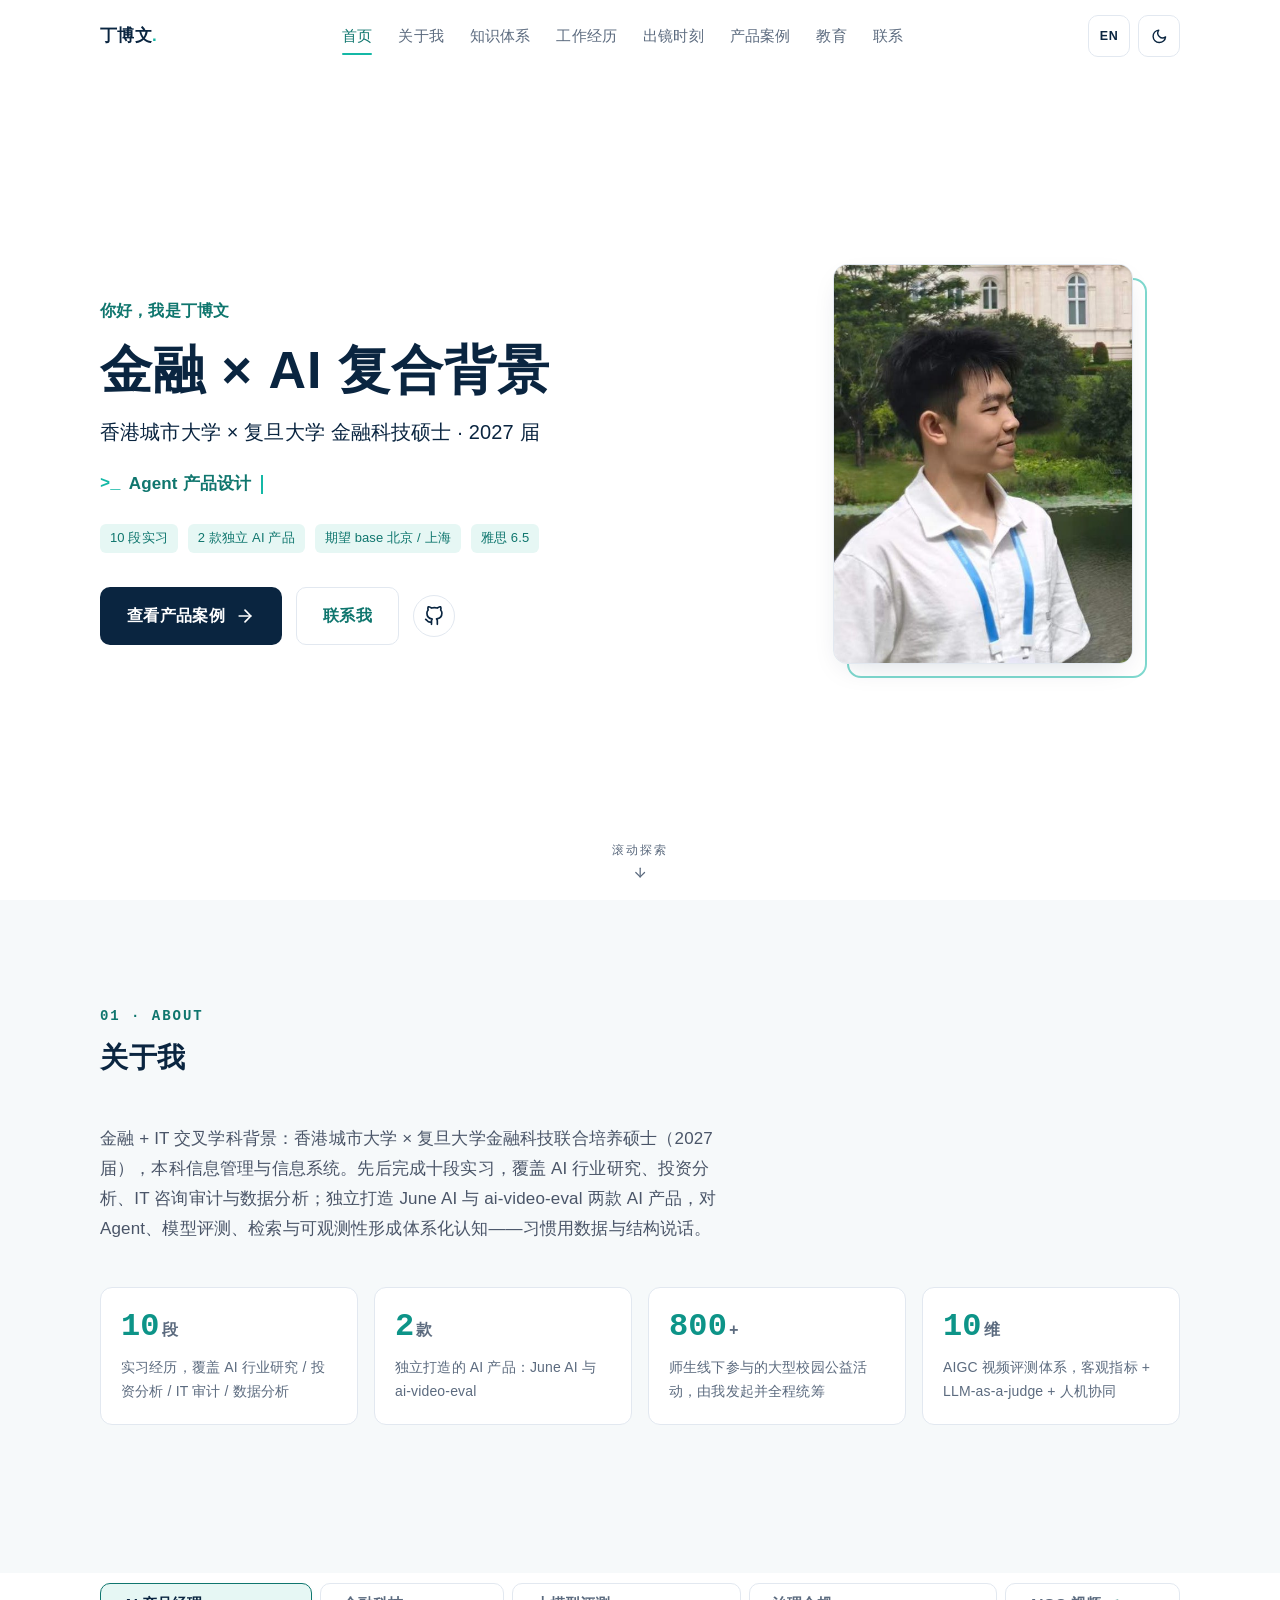
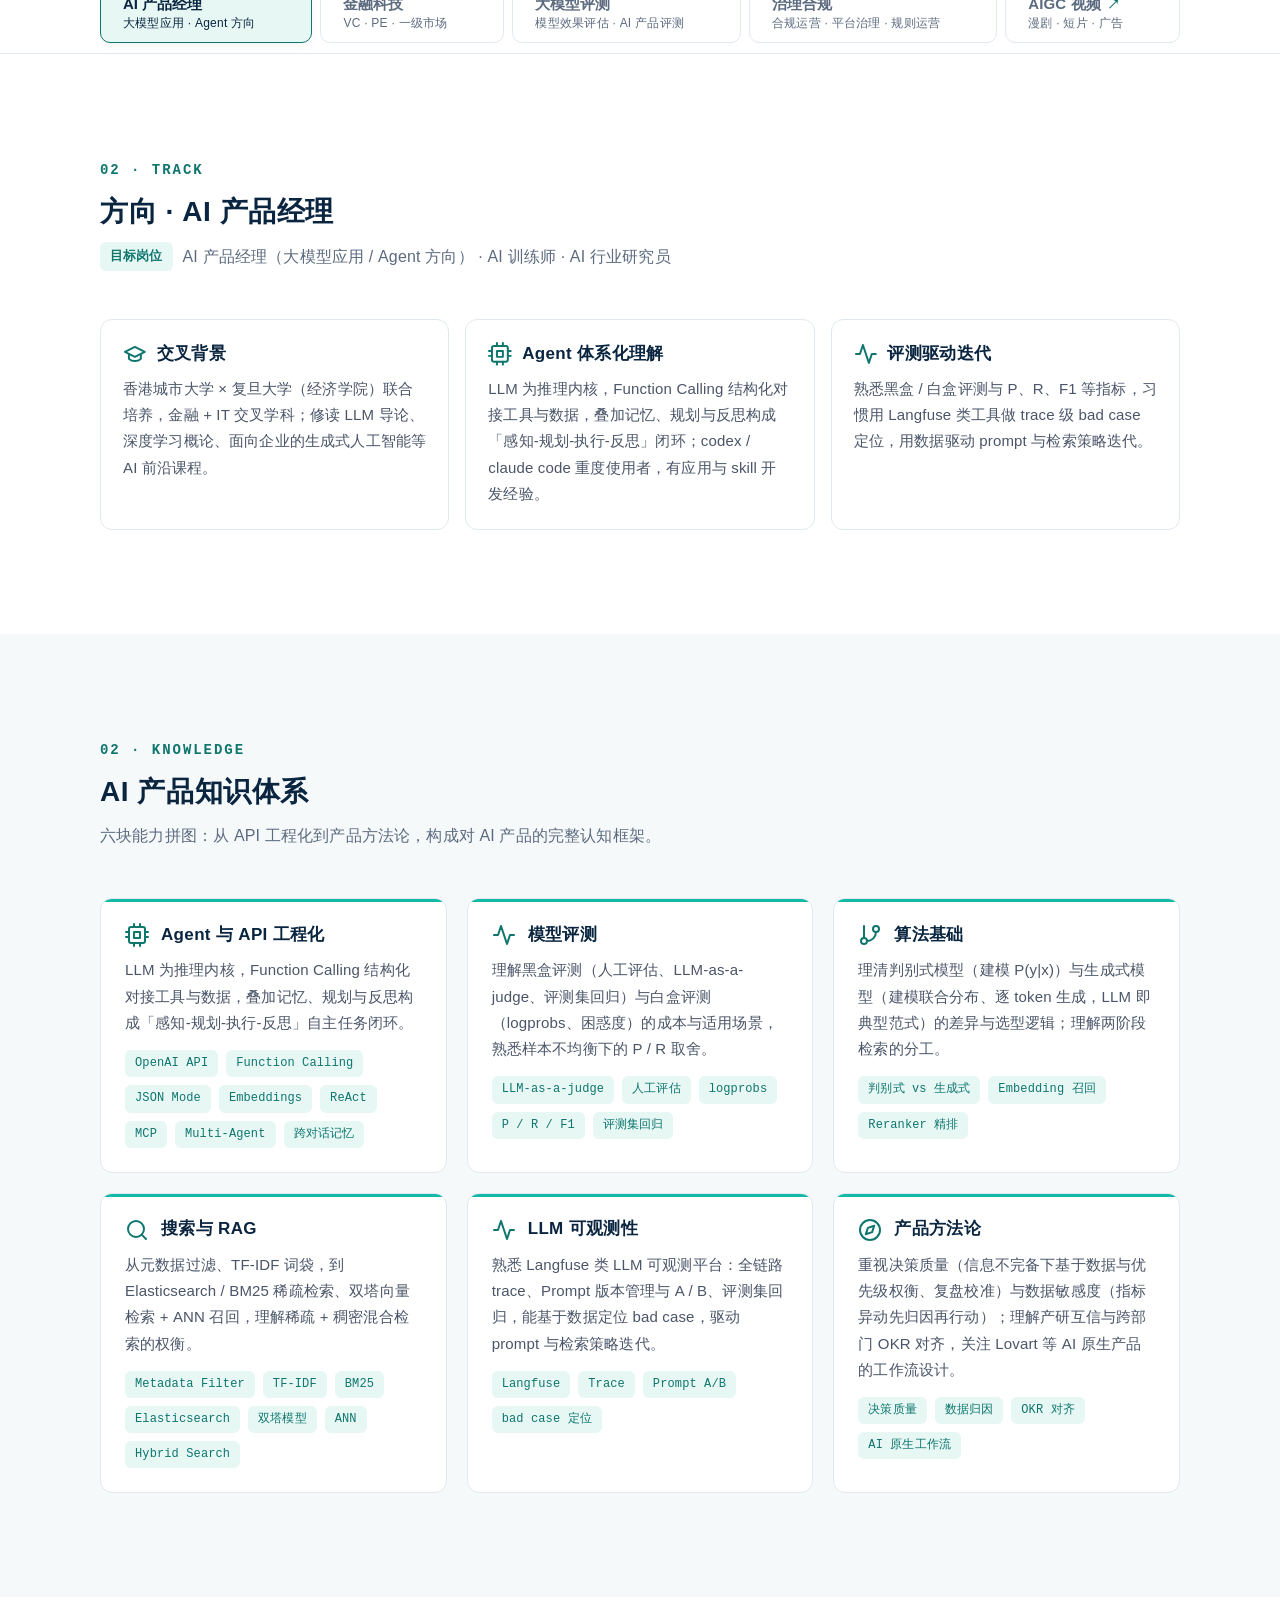
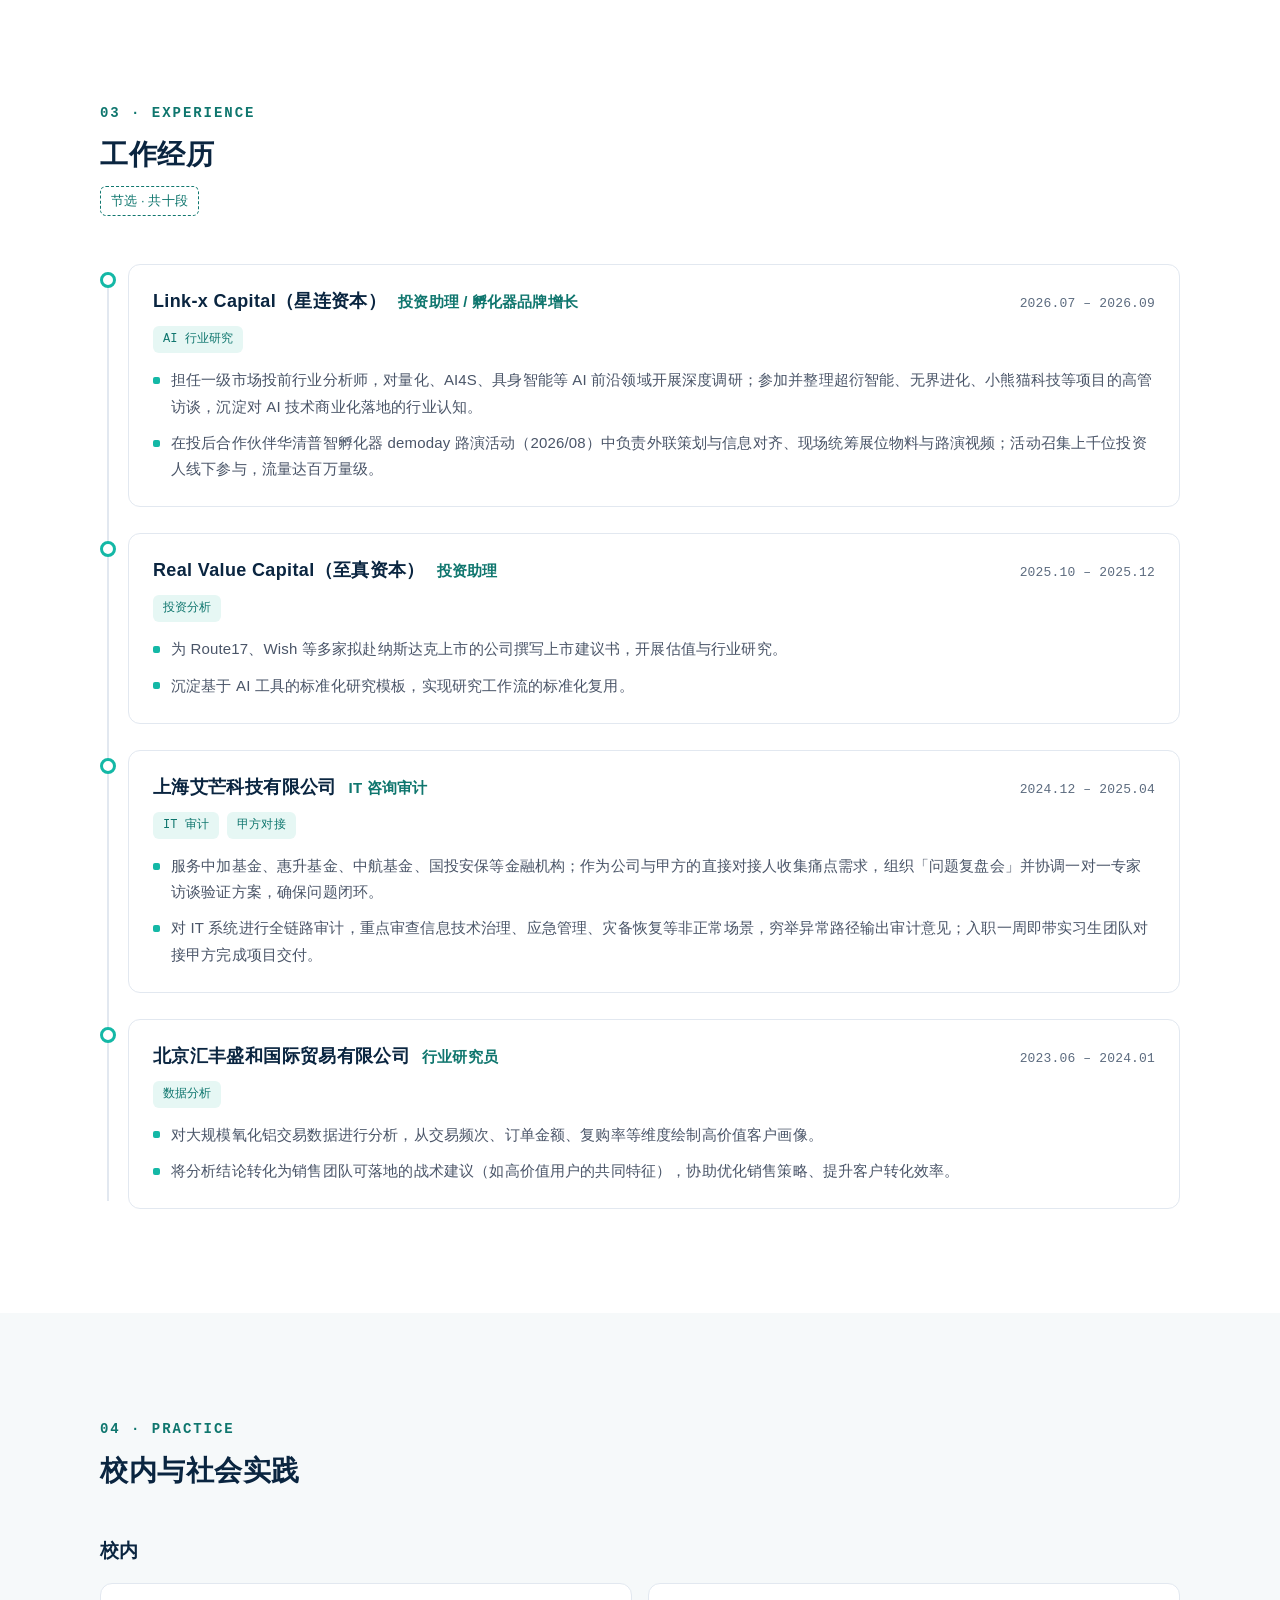
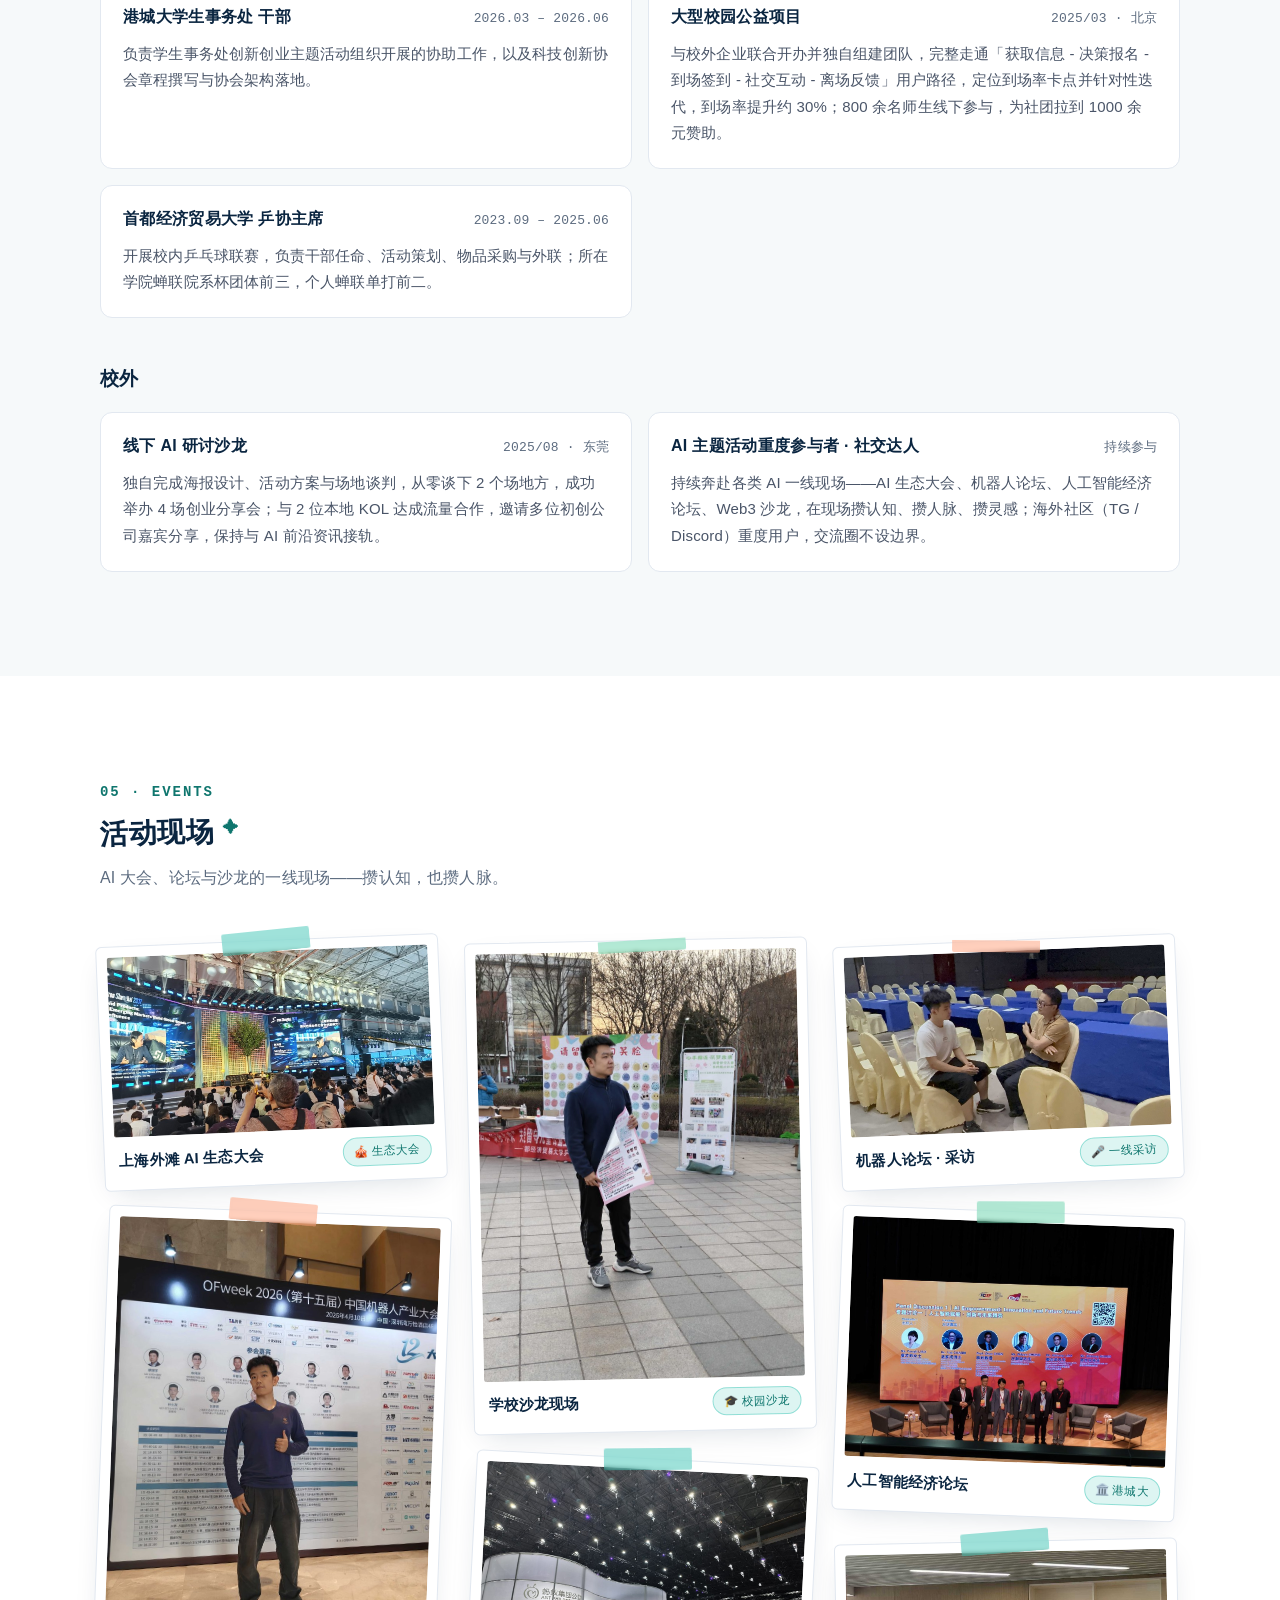
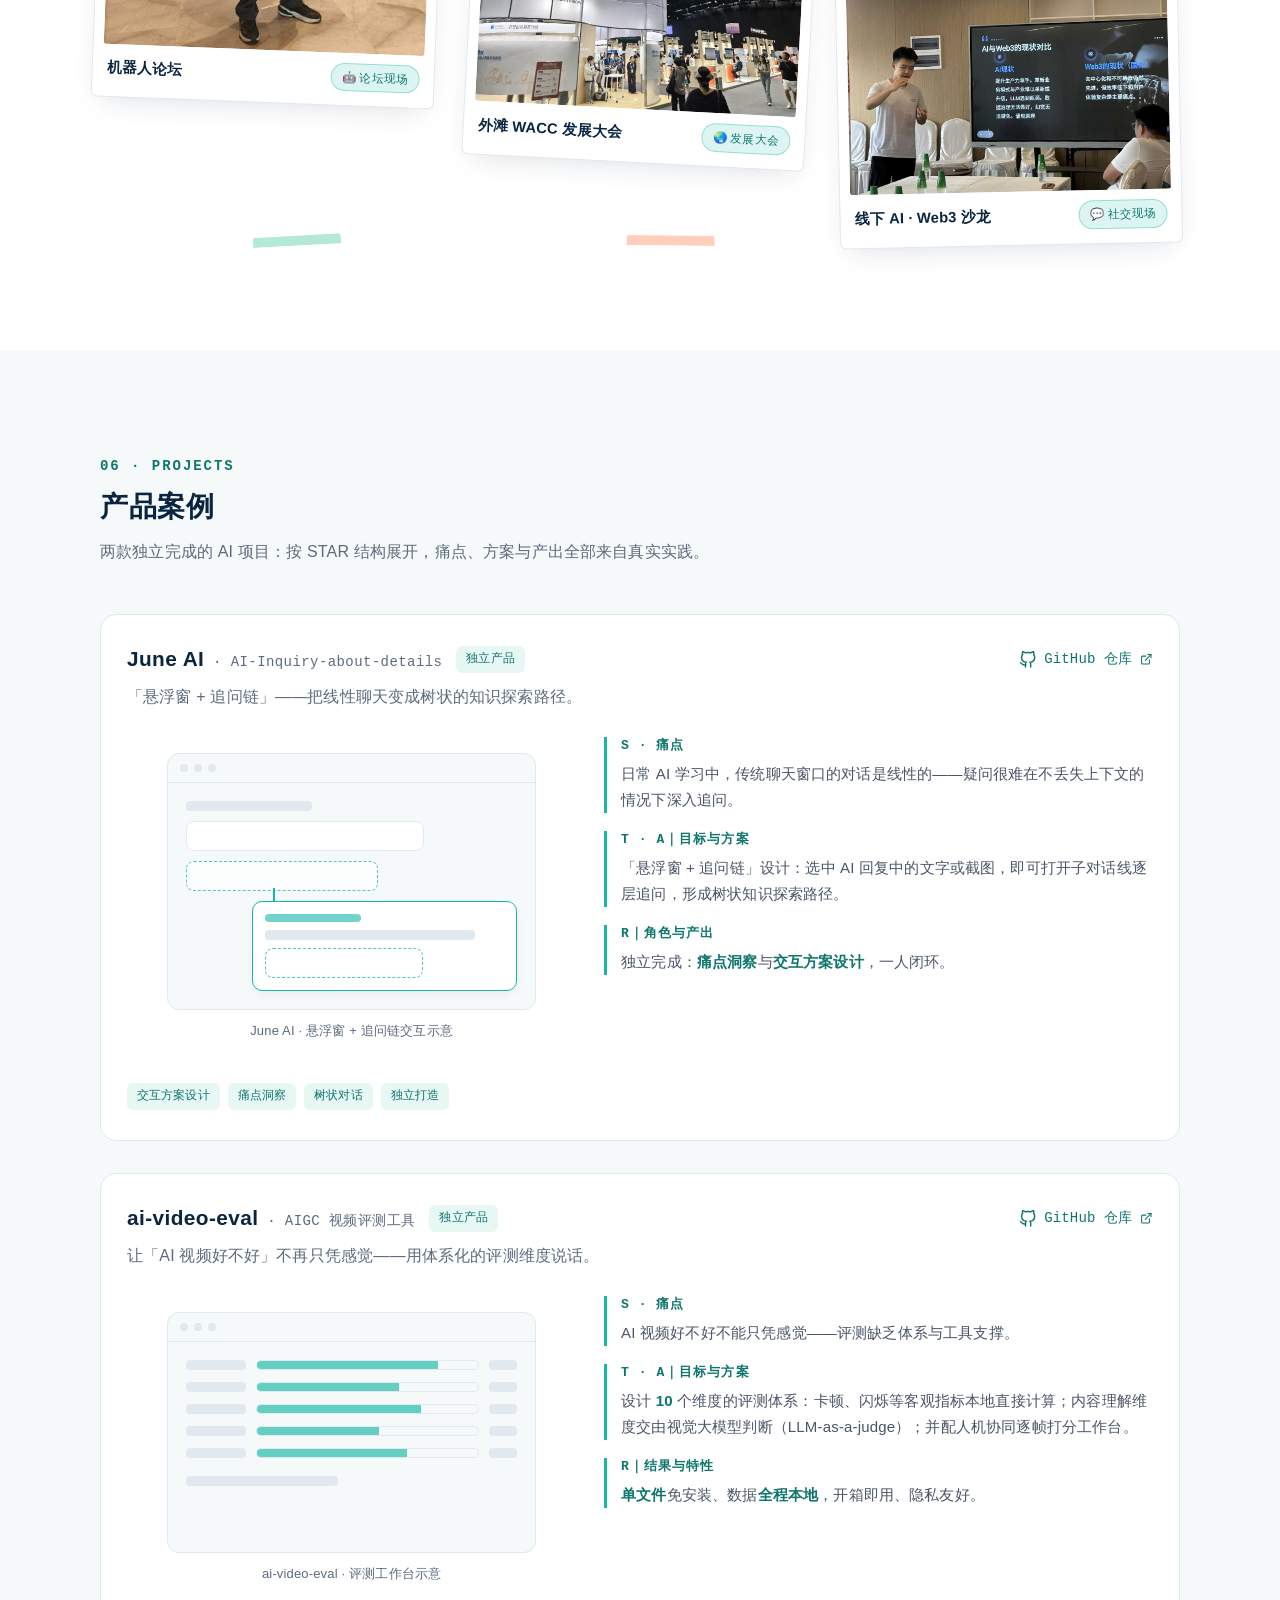
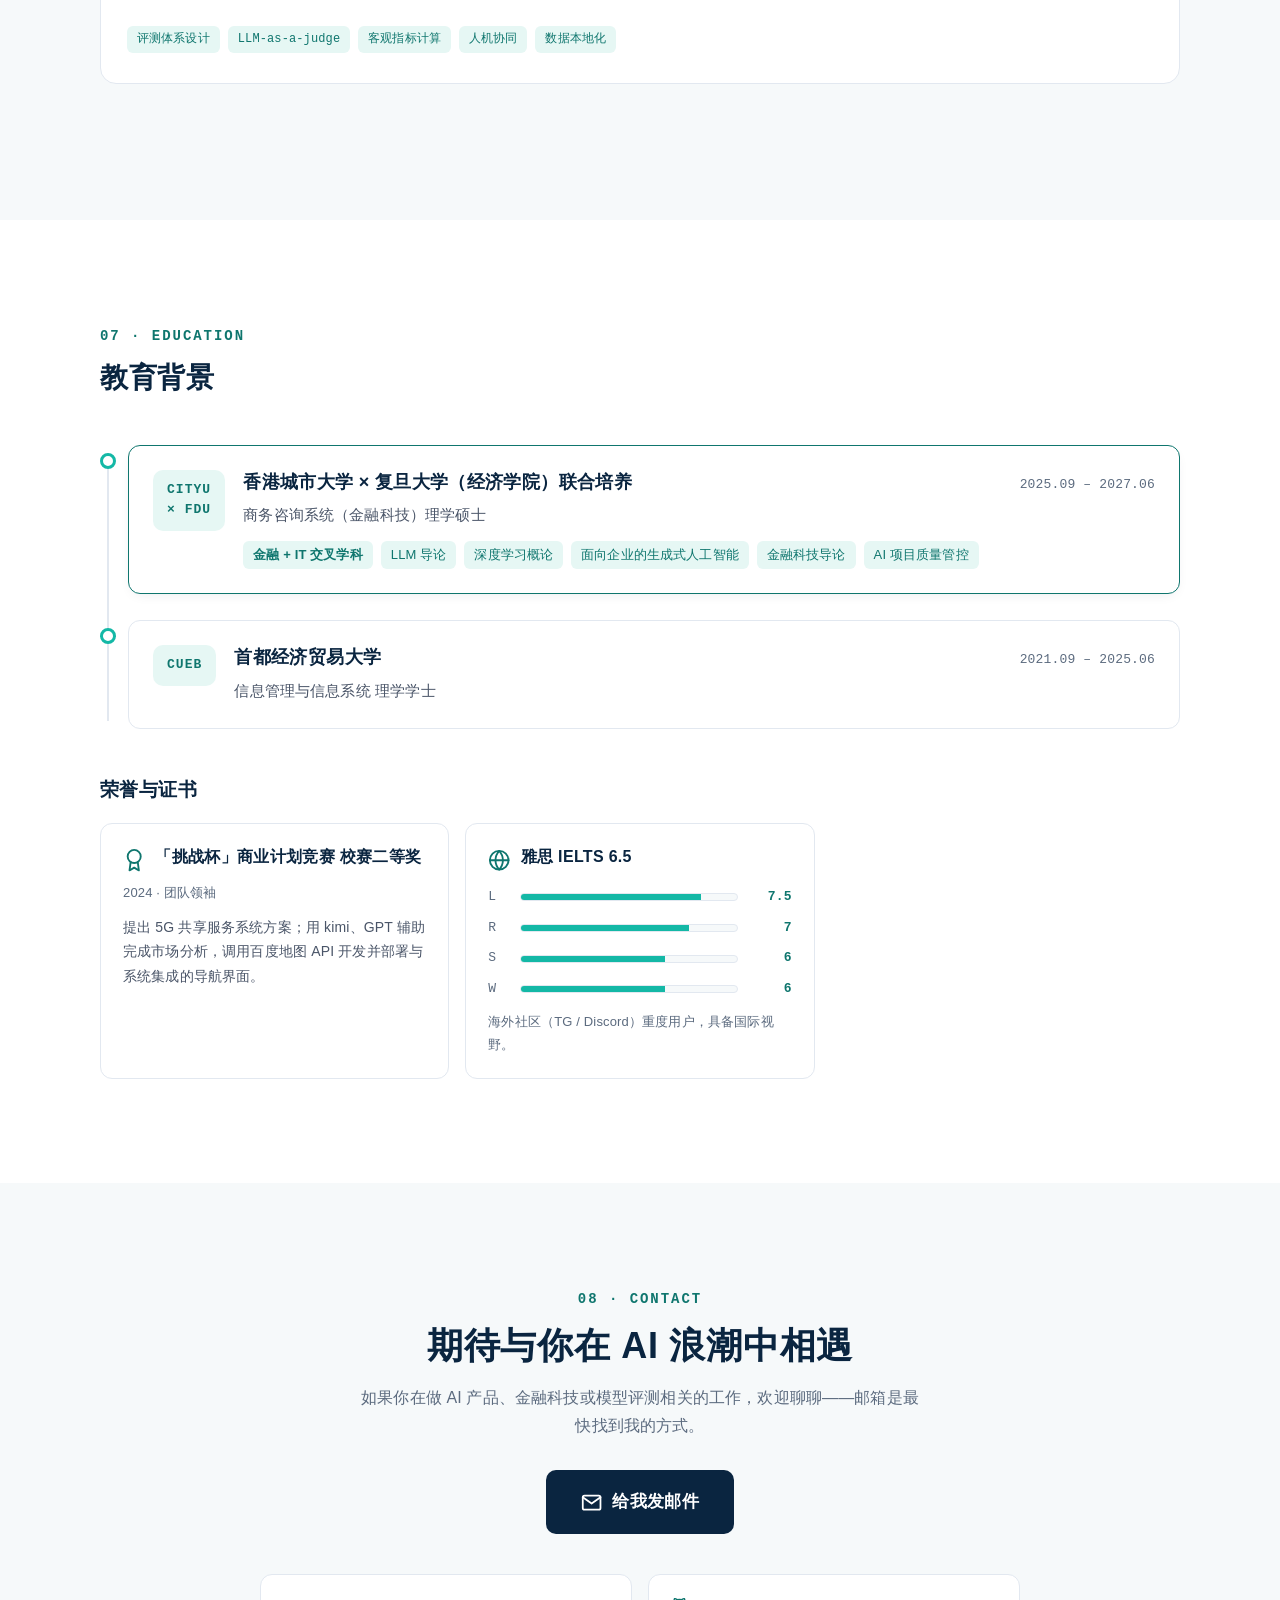
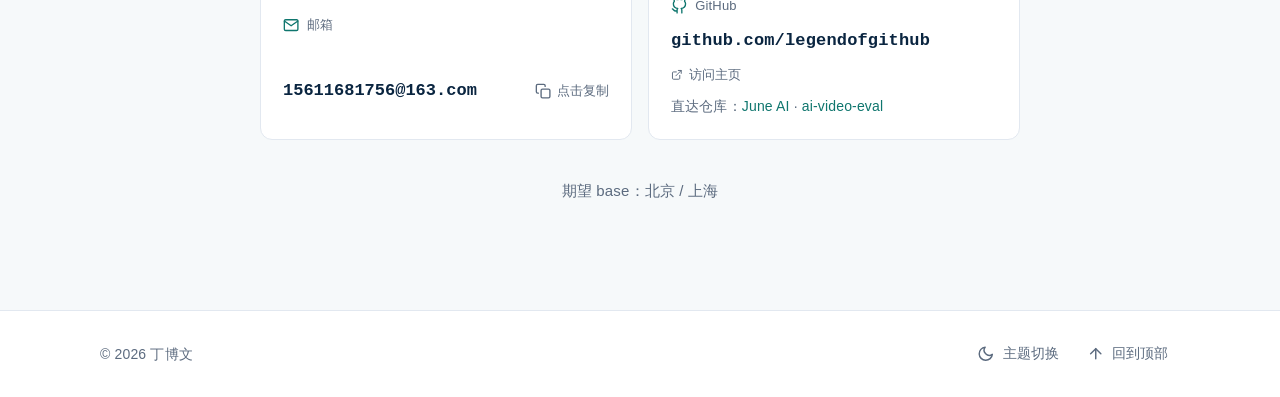
<file: index.html>
<!DOCTYPE html>
<html lang="zh-CN" data-theme="light">
<head>
  <meta charset="UTF-8">
  <meta name="viewport" content="width=device-width, initial-scale=1.0">

  <!-- 主题初始化：首次访问跟随系统，选择后写入 localStorage（内联执行，避免闪烁） -->
  <script>
    (function () {
      try {
        var t = localStorage.getItem('ding-theme');
        if (!t) t = window.matchMedia('(prefers-color-scheme: dark)').matches ? 'dark' : 'light';
        document.documentElement.setAttribute('data-theme', t);
      } catch (e) {
        document.documentElement.setAttribute('data-theme', 'light');
      }
    })();
  </script>

  <title>Ding Bowen personal website</title>
  <meta name="description" content="丁博文的个人网站：三个求职方向一键切换——AI 产品经理、金融科技、大模型评测。香港城市大学 × 复旦大学金融科技硕士（2027 届），十段实习覆盖 AI 行业研究、投资分析、IT 咨询审计、数据库测试与数据分析，独立打造 June AI 与 ai-video-eval 两款 AI 产品。">
  <meta name="keywords" content="丁博文, AI 产品经理, 金融科技, 大模型评测, 模型效果评估, 个人网站, 作品集, Agent, RAG, LLM 评测">
  <meta name="author" content="丁博文">

  <meta property="og:type" content="website">
  <meta property="og:locale" content="zh_CN">
  <meta property="og:title" content="丁博文 · AI 产品经理 / 金融科技 / 大模型评测">
  <meta property="og:description" content="香港城市大学 × 复旦大学金融科技硕士 · 2027 届｜三个求职方向一键切换：AI 产品经理 / 金融科技 / 大模型评测｜十段实习 · 两款独立 AI 产品">
  <meta property="og:url" content="https://dingbowen.tech/">
  <meta property="og:image" content="https://dingbowen.tech/assets/hero-life.jpg">

  <meta name="theme-color" media="(prefers-color-scheme: light)" content="#FFFFFF">
  <meta name="theme-color" media="(prefers-color-scheme: dark)" content="#0A192F">

  <link rel="icon" type="image/svg+xml" href="assets/favicon.svg">
  <link rel="stylesheet" href="styles.css">
  <script src="i18n.js" defer></script>
  <script src="main.js" defer></script>

  <script type="application/ld+json">
  {
    "@context": "https://schema.org",
    "@type": "Person",
    "name": "丁博文",
    "jobTitle": "AI 产品经理",
    "url": "https://github.com/legendofgithub",
    "alumniOf": ["香港城市大学", "复旦大学", "首都经济贸易大学"],
    "knowsAbout": ["Agent 设计", "LLM 评测", "RAG 检索", "LLM 可观测性", "金融科技"]
  }
  </script>
</head>

<body>
  <!-- 图标精灵（Feather 风格线性图标，stroke 继承 currentColor） -->
  <svg xmlns="http://www.w3.org/2000/svg" style="display:none" aria-hidden="true">
    <symbol id="i-menu" viewBox="0 0 24 24"><line x1="3" y1="6" x2="21" y2="6"/><line x1="3" y1="12" x2="21" y2="12"/><line x1="3" y1="18" x2="21" y2="18"/></symbol>
    <symbol id="i-close" viewBox="0 0 24 24"><line x1="18" y1="6" x2="6" y2="18"/><line x1="6" y1="6" x2="18" y2="18"/></symbol>
    <symbol id="i-sun" viewBox="0 0 24 24"><circle cx="12" cy="12" r="5"/><line x1="12" y1="1" x2="12" y2="3"/><line x1="12" y1="21" x2="12" y2="23"/><line x1="4.22" y1="4.22" x2="5.64" y2="5.64"/><line x1="18.36" y1="18.36" x2="19.78" y2="19.78"/><line x1="1" y1="12" x2="3" y2="12"/><line x1="21" y1="12" x2="23" y2="12"/><line x1="4.22" y1="19.78" x2="5.64" y2="18.36"/><line x1="18.36" y1="5.64" x2="19.78" y2="4.22"/></symbol>
    <symbol id="i-moon" viewBox="0 0 24 24"><path d="M21 12.79A9 9 0 1 1 11.21 3 7 7 0 0 0 21 12.79z"/></symbol>
    <symbol id="i-github" viewBox="0 0 24 24"><path d="M9 19c-5 1.5-5-2.5-7-3m14 6v-3.87a3.37 3.37 0 0 0-.94-2.61c3.14-.35 6.44-1.54 6.44-7A5.44 5.44 0 0 0 20 4.77 5.07 5.07 0 0 0 19.91 1S18.73.65 16 2.48a13.38 13.38 0 0 0-7 0C6.27.65 5.09 1 5.09 1A5.07 5.07 0 0 0 5 4.77a5.44 5.44 0 0 0-1.5 3.78c0 5.42 3.3 6.61 6.44 7A3.37 3.37 0 0 0 9 18.13V22"/></symbol>
    <symbol id="i-mail" viewBox="0 0 24 24"><rect x="2" y="4" width="20" height="16" rx="2"/><polyline points="22,6 12,13 2,6"/></symbol>
    <symbol id="i-copy" viewBox="0 0 24 24"><rect x="9" y="9" width="13" height="13" rx="2"/><path d="M5 15H4a2 2 0 0 1-2-2V4a2 2 0 0 1 2-2h9a2 2 0 0 1 2 2v1"/></symbol>
    <symbol id="i-shield" viewBox="0 0 24 24" fill="none" stroke="currentColor" stroke-width="2" stroke-linecap="round" stroke-linejoin="round"><path d="M12 22s8-3.6 8-10V5l-8-3-8 3v7c0 6.4 8 10 8 10z"/><path d="M9 12l2 2 4-4"/></symbol>
    <symbol id="i-lock" viewBox="0 0 24 24" fill="none" stroke="currentColor" stroke-width="2" stroke-linecap="round" stroke-linejoin="round"><rect x="4" y="11" width="16" height="10" rx="2"/><path d="M8 11V7a4 4 0 0 1 8 0v4"/></symbol>
    <symbol id="i-check" viewBox="0 0 24 24"><polyline points="20 6 9 17 4 12"/></symbol>
    <symbol id="i-up" viewBox="0 0 24 24"><line x1="12" y1="19" x2="12" y2="5"/><polyline points="5 12 12 5 19 12"/></symbol>
    <symbol id="i-down" viewBox="0 0 24 24"><line x1="12" y1="5" x2="12" y2="19"/><polyline points="19 12 12 19 5 12"/></symbol>
    <symbol id="i-external" viewBox="0 0 24 24"><path d="M18 13v6a2 2 0 0 1-2 2H5a2 2 0 0 1-2-2V8a2 2 0 0 1 2-2h6"/><polyline points="15 3 21 3 21 9"/><line x1="10" y1="14" x2="21" y2="3"/></symbol>
    <symbol id="i-arrow" viewBox="0 0 24 24"><line x1="5" y1="12" x2="19" y2="12"/><polyline points="12 5 19 12 12 19"/></symbol>
    <symbol id="i-cpu" viewBox="0 0 24 24"><rect x="4" y="4" width="16" height="16" rx="2"/><rect x="9" y="9" width="6" height="6"/><line x1="9" y1="1" x2="9" y2="4"/><line x1="15" y1="1" x2="15" y2="4"/><line x1="9" y1="20" x2="9" y2="23"/><line x1="15" y1="20" x2="15" y2="23"/><line x1="20" y1="9" x2="23" y2="9"/><line x1="20" y1="14" x2="23" y2="14"/><line x1="1" y1="9" x2="4" y2="9"/><line x1="1" y1="14" x2="4" y2="14"/></symbol>
    <symbol id="i-gauge" viewBox="0 0 24 24"><polyline points="22 12 18 12 15 21 9 3 6 12 2 12"/></symbol>
    <symbol id="i-branch" viewBox="0 0 24 24"><line x1="6" y1="3" x2="6" y2="15"/><circle cx="18" cy="6" r="3"/><circle cx="6" cy="18" r="3"/><path d="M18 9a9 9 0 0 1-9 9"/></symbol>
    <symbol id="i-search" viewBox="0 0 24 24"><circle cx="11" cy="11" r="8"/><line x1="21" y1="21" x2="16.65" y2="16.65"/></symbol>
    <symbol id="i-pulse" viewBox="0 0 24 24"><polyline points="22 12 18 12 15 21 9 3 6 12 2 12"/></symbol>
    <symbol id="i-compass" viewBox="0 0 24 24"><circle cx="12" cy="12" r="10"/><polygon points="16.24 7.76 14.12 14.12 7.76 16.24 9.88 9.88 16.24 7.76"/></symbol>
    <symbol id="i-briefcase" viewBox="0 0 24 24"><rect x="2" y="7" width="20" height="14" rx="2"/><path d="M16 21V5a2 2 0 0 0-2-2h-4a2 2 0 0 0-2 2v16"/></symbol>
    <symbol id="i-cube" viewBox="0 0 24 24"><path d="M21 16V8a2 2 0 0 0-1-1.73l-7-4a2 2 0 0 0-2 0l-7 4A2 2 0 0 0 3 8v8a2 2 0 0 0 1 1.73l7 4a2 2 0 0 0 2 0l7-4A2 2 0 0 0 21 16z"/><polyline points="3.27 6.96 12 12.01 20.73 6.96"/><line x1="12" y1="22.08" x2="12" y2="12"/></symbol>
    <symbol id="i-users" viewBox="0 0 24 24"><path d="M17 21v-2a4 4 0 0 0-4-4H5a4 4 0 0 0-4 4v2"/><circle cx="9" cy="7" r="4"/><path d="M23 21v-2a4 4 0 0 0-3-3.87"/><path d="M16 3.13a4 4 0 0 1 0 7.75"/></symbol>
    <symbol id="i-target" viewBox="0 0 24 24"><circle cx="12" cy="12" r="10"/><circle cx="12" cy="12" r="6"/><circle cx="12" cy="12" r="2"/></symbol>
    <symbol id="i-award" viewBox="0 0 24 24"><circle cx="12" cy="8" r="7"/><polyline points="8.21 13.89 7 23 12 20 17 23 15.79 13.88"/></symbol>
    <symbol id="i-globe" viewBox="0 0 24 24"><circle cx="12" cy="12" r="10"/><line x1="2" y1="12" x2="22" y2="12"/><path d="M12 2a15.3 15.3 0 0 1 4 10 15.3 15.3 0 0 1-4 10 15.3 15.3 0 0 1-4-10 15.3 15.3 0 0 1 4-10z"/></symbol>
    <symbol id="i-cap" viewBox="0 0 24 24"><path d="M22 10L12 5 2 10l10 5 10-5z"/><path d="M6 12v5c3 3 9 3 12 0v-5"/></symbol>
    <symbol id="i-layers" viewBox="0 0 24 24"><polygon points="12 2 2 7 12 12 22 7 12 2"/><polyline points="2 17 12 22 22 17"/><polyline points="2 12 12 17 22 12"/></symbol>
  </svg>

  <a class="skip-link" href="#main">跳到主要内容</a>

  <!-- ======================= 吸顶导航 ======================= -->
  <header class="nav" id="top">
    <nav class="nav-inner container" aria-label="主导航">
      <a class="brand" href="#home">丁博文<span class="brand-dot" aria-hidden="true">.</span></a>
      <ul class="nav-list">
        <li><a class="nav-link" href="#home">首页</a></li>
        <li><a class="nav-link" href="#about">关于我</a></li>
        <li><a class="nav-link" href="#pm-knowledge" data-sec="knowledge">知识体系</a></li>
        <li><a class="nav-link" href="#pm-experience" data-sec="experience">工作经历</a></li>
        <li><a class="nav-link" href="#events">出镜时刻</a></li>
        <li><a class="nav-link" href="#projects">产品案例</a></li>
        <li><a class="nav-link" href="#education">教育</a></li>
        <li><a class="nav-link" href="#contact">联系</a></li>
      </ul>
      <div class="nav-actions">
        <button type="button" class="icon-btn lang-btn" id="lang-toggle" aria-label="Switch to English"><span class="lang-label">EN</span></button>
        <button type="button" class="icon-btn theme-btn" data-theme-toggle aria-label="切换深色或浅色主题">
          <svg class="icon icon-moon" aria-hidden="true"><use href="#i-moon"/></svg>
          <svg class="icon icon-sun" aria-hidden="true"><use href="#i-sun"/></svg>
        </button>
        <button type="button" class="icon-btn nav-toggle" aria-expanded="false" aria-controls="nav-drawer" aria-label="打开菜单">
          <svg class="icon icon-menu" aria-hidden="true"><use href="#i-menu"/></svg>
          <svg class="icon icon-close" aria-hidden="true"><use href="#i-close"/></svg>
        </button>
      </div>
    </nav>
  </header>

  <!-- 移动端侧滑抽屉 -->
  <div class="nav-overlay" id="nav-overlay" aria-hidden="true"></div>
  <nav class="nav-drawer" id="nav-drawer" aria-label="移动端导航">
    <ul>
      <li><a class="nav-link" href="#home">首页</a></li>
      <li><a class="nav-link" href="#about">关于我</a></li>
      <li><a class="nav-link" href="#pm-knowledge" data-sec="knowledge">知识体系</a></li>
      <li><a class="nav-link" href="#pm-experience" data-sec="experience">工作经历</a></li>
        <li><a class="nav-link" href="#events">出镜时刻</a></li>
      <li><a class="nav-link" href="#projects">产品案例</a></li>
      <li><a class="nav-link" href="#education">教育</a></li>
      <li><a class="nav-link" href="#contact">联系</a></li>
    </ul>
  </nav>

  <main id="main">

    <!-- ======================= ① Hero 首屏 ======================= -->
    <section class="hero" id="home" aria-label="首屏">
      <div class="container hero-grid">
        <div class="hero-text reveal">
          <p class="hero-eyebrow">你好，我是丁博文</p>
          <h1 id="hero-title">金融 × AI 复合背景</h1>
          <p class="hero-sub">香港城市大学 × 复旦大学 金融科技硕士 · 2027 届</p>

          <p class="hero-typed">
            <span class="typed-prompt mono" aria-hidden="true">&gt;_</span>
            <span id="typed" aria-hidden="true"></span><span class="cursor" aria-hidden="true"></span>
            <span class="sr-only" id="hero-sr">专注方向：Agent 产品设计、LLM 评测与可观测性、RAG 与检索、金融 × AI 交叉背景</span>
          </p>

          <ul class="hero-chips" aria-label="履历速览">
            <li class="chip">10 段实习</li>
            <li class="chip">2 款独立 AI 产品</li>
            <li class="chip">期望 base 北京 / 上海</li>
            <li class="chip">雅思 6.5</li>
          </ul>

          <div class="hero-cta">
            <a class="btn btn-primary" href="#projects">查看产品案例<svg class="icon" aria-hidden="true"><use href="#i-arrow"/></svg></a>
            <a class="btn btn-ghost" href="#contact">联系我</a>
            <a class="icon-btn gh-link" href="https://github.com/legendofgithub" target="_blank" rel="noopener noreferrer" aria-label="GitHub 主页（legendofgithub）">
              <svg class="icon" aria-hidden="true"><use href="#i-github"/></svg>
            </a>
          </div>
        </div>

        <div class="hero-photo reveal">
          <div class="photo-frame">
            <img src="assets/hero-life.jpg" alt="丁博文" width="540" height="720">
          </div>
        </div>
      </div>

      <a class="scroll-cue" href="#about" aria-label="向下滚动查看更多">
        <span>滚动探索</span>
        <svg class="icon" aria-hidden="true"><use href="#i-down"/></svg>
      </a>
    </section>

    <!-- ======================= ② 关于我 ======================= -->
    <section class="section section--alt" id="about" aria-labelledby="about-title">
      <div class="container">
        <header class="section-head reveal">
          <span class="sec-num mono">01 · ABOUT</span>
          <h2 id="about-title" class="sec-title">关于我</h2>
        </header>

        <p class="about-lead reveal">
          金融 + IT 交叉学科背景：香港城市大学 × 复旦大学金融科技联合培养硕士（2027 届），本科信息管理与信息系统。先后完成十段实习，覆盖 AI 行业研究、投资分析、IT 咨询审计与数据分析；独立打造 June AI 与 ai-video-eval 两款 AI 产品，对 Agent、模型评测、检索与可观测性形成体系化认知——习惯用数据与结构说话。
        </p>

        <div class="stats" data-stagger>
          <div class="stat reveal">
            <span class="stat-num mono">10<span class="stat-unit">段</span></span>
            <p class="stat-label">实习经历，覆盖 AI 行业研究 / 投资分析 / IT 审计 / 数据分析</p>
          </div>
          <div class="stat reveal">
            <span class="stat-num mono">2<span class="stat-unit">款</span></span>
            <p class="stat-label">独立打造的 AI 产品：June AI 与 ai-video-eval</p>
          </div>
          <div class="stat reveal">
            <span class="stat-num mono">800<span class="stat-unit">+</span></span>
            <p class="stat-label">师生线下参与的大型校园公益活动，由我发起并全程统筹</p>
          </div>
          <div class="stat reveal">
            <span class="stat-num mono">10<span class="stat-unit">维</span></span>
            <p class="stat-label">AIGC 视频评测体系，客观指标 + LLM-as-a-judge + 人机协同</p>
          </div>
        </div>
    </div>
  </section>

    <!-- ======================= 方向看板 · 切换标签（位于「关于我」之后） ======================= -->
    <div class="board-tabs-wrap" id="boards">
      <div class="container">
        <div class="board-tabs" role="tablist" aria-label="求职方向切换">
          <button type="button" class="board-tab is-active" role="tab" id="tab-pm" aria-controls="board-pm" aria-selected="true" data-board="pm">
            <span class="bt-name">AI 产品经理</span>
            <span class="bt-sub">大模型应用 · Agent 方向</span>
          </button>
          <button type="button" class="board-tab" role="tab" id="tab-fintech" aria-controls="board-fintech" aria-selected="false" tabindex="-1" data-board="fintech">
            <span class="bt-name">金融科技</span>
            <span class="bt-sub">VC · PE · 一级市场</span>
          </button>
          <button type="button" class="board-tab" role="tab" id="tab-eval" aria-controls="board-eval" aria-selected="false" tabindex="-1" data-board="eval">
            <span class="bt-name">大模型评测</span>
            <span class="bt-sub">模型效果评估 · AI 产品评测</span>
          </button>
          <button type="button" class="board-tab" role="tab" id="tab-gov" aria-controls="board-gov" aria-selected="false" tabindex="-1" data-board="gov">
            <span class="bt-name">治理合规</span>
            <span class="bt-sub">合规运营 · 平台治理 · 规则运营</span>
          </button>
          <a class="board-jump" href="aigc.html" title="AIGC 视频作品集（新页面）">
            <span class="bt-name">AIGC 视频 <span class="bj-arrow" aria-hidden="true">↗</span></span>
            <span class="bt-sub">漫剧 · 短片 · 广告</span>
          </a>
        </div>
      </div>
    </div>

    <!-- ======================= 方向板块 · AI 产品经理 ======================= -->
    <section class="board" id="board-pm" role="tabpanel" aria-labelledby="tab-pm">

      <!-- 方向定位 -->
      <div class="section board-intro">
        <div class="container">
          <header class="section-head reveal">
            <span class="sec-num mono">02 · TRACK</span>
            <h2 class="sec-title" id="pm-intro-title">方向 · AI 产品经理</h2>
            <p class="sec-desc board-goal"><span class="chip chip--hl">目标岗位</span>AI 产品经理（大模型应用 / Agent 方向） · AI 训练师 · AI 行业研究员</p>
          </header>
          <div class="highlights" data-stagger>
          <article class="hl-card reveal">
            <h3><svg class="icon" aria-hidden="true"><use href="#i-cap"/></svg>交叉背景</h3>
            <p>香港城市大学 × 复旦大学（经济学院）联合培养，金融 + IT 交叉学科；修读 LLM 导论、深度学习概论、面向企业的生成式人工智能等 AI 前沿课程。</p>
          </article>
          <article class="hl-card reveal">
            <h3><svg class="icon" aria-hidden="true"><use href="#i-cpu"/></svg>Agent 体系化理解</h3>
            <p>LLM 为推理内核，Function Calling 结构化对接工具与数据，叠加记忆、规划与反思构成「感知-规划-执行-反思」闭环；codex / claude code 重度使用者，有应用与 skill 开发经验。</p>
          </article>
          <article class="hl-card reveal">
            <h3><svg class="icon" aria-hidden="true"><use href="#i-pulse"/></svg>评测驱动迭代</h3>
            <p>熟悉黑盒 / 白盒评测与 P、R、F1 等指标，习惯用 Langfuse 类工具做 trace 级 bad case 定位，用数据驱动 prompt 与检索策略迭代。</p>
          </article>
        </div>
        </div>
      </div>

  <!-- 知识体系（AI 产品经理） -->
    <section class="section section--alt" id="pm-knowledge" aria-labelledby="pm-knowledge-title">
      <div class="container">
        <header class="section-head reveal">
          <span class="sec-num mono">02 · KNOWLEDGE</span>
          <h2 id="pm-knowledge-title" class="sec-title">AI 产品知识体系</h2>
          <p class="sec-desc">六块能力拼图：从 API 工程化到产品方法论，构成对 AI 产品的完整认知框架。</p>
        </header>

        <div class="kn-grid" data-stagger>
          <article class="kn-card reveal">
            <div class="kn-head">
              <svg class="icon" aria-hidden="true"><use href="#i-cpu"/></svg>
              <h3>Agent 与 API 工程化</h3>
            </div>
            <p>LLM 为推理内核，Function Calling 结构化对接工具与数据，叠加记忆、规划与反思构成「感知-规划-执行-反思」自主任务闭环。</p>
            <ul class="chips">
              <li class="chip chip--mono">OpenAI API</li>
              <li class="chip chip--mono">Function Calling</li>
              <li class="chip chip--mono">JSON Mode</li>
              <li class="chip chip--mono">Embeddings</li>
              <li class="chip chip--mono">ReAct</li>
              <li class="chip chip--mono">MCP</li>
              <li class="chip chip--mono">Multi-Agent</li>
              <li class="chip chip--mono">跨对话记忆</li>
            </ul>
          </article>

          <article class="kn-card reveal">
            <div class="kn-head">
              <svg class="icon" aria-hidden="true"><use href="#i-gauge"/></svg>
              <h3>模型评测</h3>
            </div>
            <p>理解黑盒评测（人工评估、LLM-as-a-judge、评测集回归）与白盒评测（logprobs、困惑度）的成本与适用场景，熟悉样本不均衡下的 P / R 取舍。</p>
            <ul class="chips">
              <li class="chip chip--mono">LLM-as-a-judge</li>
              <li class="chip chip--mono">人工评估</li>
              <li class="chip chip--mono">logprobs</li>
              <li class="chip chip--mono">P / R / F1</li>
              <li class="chip chip--mono">评测集回归</li>
            </ul>
          </article>

          <article class="kn-card reveal">
            <div class="kn-head">
              <svg class="icon" aria-hidden="true"><use href="#i-branch"/></svg>
              <h3>算法基础</h3>
            </div>
            <p>理清判别式模型（建模 P(y|x)）与生成式模型（建模联合分布、逐 token 生成，LLM 即典型范式）的差异与选型逻辑；理解两阶段检索的分工。</p>
            <ul class="chips">
              <li class="chip chip--mono">判别式 vs 生成式</li>
              <li class="chip chip--mono">Embedding 召回</li>
              <li class="chip chip--mono">Reranker 精排</li>
            </ul>
          </article>

          <article class="kn-card reveal">
            <div class="kn-head">
              <svg class="icon" aria-hidden="true"><use href="#i-search"/></svg>
              <h3>搜索与 RAG</h3>
            </div>
            <p>从元数据过滤、TF-IDF 词袋，到 Elasticsearch / BM25 稀疏检索、双塔向量检索 + ANN 召回，理解稀疏 + 稠密混合检索的权衡。</p>
            <ul class="chips">
              <li class="chip chip--mono">Metadata Filter</li>
              <li class="chip chip--mono">TF-IDF</li>
              <li class="chip chip--mono">BM25</li>
              <li class="chip chip--mono">Elasticsearch</li>
              <li class="chip chip--mono">双塔模型</li>
              <li class="chip chip--mono">ANN</li>
              <li class="chip chip--mono">Hybrid Search</li>
            </ul>
          </article>

          <article class="kn-card reveal">
            <div class="kn-head">
              <svg class="icon" aria-hidden="true"><use href="#i-pulse"/></svg>
              <h3>LLM 可观测性</h3>
            </div>
            <p>熟悉 Langfuse 类 LLM 可观测平台：全链路 trace、Prompt 版本管理与 A / B、评测集回归，能基于数据定位 bad case，驱动 prompt 与检索策略迭代。</p>
            <ul class="chips">
              <li class="chip chip--mono">Langfuse</li>
              <li class="chip chip--mono">Trace</li>
              <li class="chip chip--mono">Prompt A/B</li>
              <li class="chip chip--mono">bad case 定位</li>
            </ul>
          </article>

          <article class="kn-card reveal">
            <div class="kn-head">
              <svg class="icon" aria-hidden="true"><use href="#i-compass"/></svg>
              <h3>产品方法论</h3>
            </div>
            <p>重视决策质量（信息不完备下基于数据与优先级权衡、复盘校准）与数据敏感度（指标异动先归因再行动）；理解产研互信与跨部门 OKR 对齐，关注 Lovart 等 AI 原生产品的工作流设计。</p>
            <ul class="chips">
              <li class="chip chip--mono">决策质量</li>
              <li class="chip chip--mono">数据归因</li>
              <li class="chip chip--mono">OKR 对齐</li>
              <li class="chip chip--mono">AI 原生工作流</li>
            </ul>
          </article>
        </div>


      </div>
    </section>

  <!-- 工作经历（AI 产品经理视角） -->
    <section class="section" id="pm-experience" aria-labelledby="pm-experience-title">
      <div class="container">
        <header class="section-head reveal">
          <span class="sec-num mono">03 · EXPERIENCE</span>
          <h2 id="pm-experience-title" class="sec-title">工作经历</h2>
          <p class="sec-desc"><span class="chip chip--note">节选 · 共十段</span></p>
        </header>

        <ol class="timeline" data-stagger>
          <li class="tl-item reveal">
            <span class="tl-dot" aria-hidden="true"></span>
            <article class="tl-card">
              <div class="tl-head">
                <h3>Link-x Capital（星连资本）</h3>
                <p class="tl-role">投资助理 / 孵化器品牌增长</p>
                <time class="tl-time mono" datetime="2026-07">2026.07 – 2026.09</time>
              </div>
              <ul class="tl-meta">
                <li class="chip chip--mono">AI 行业研究</li>
              </ul>
              <ul>
                <li>担任一级市场投前行业分析师，对量化、AI4S、具身智能等 AI 前沿领域开展深度调研；参加并整理超衍智能、无界进化、小熊猫科技等项目的高管访谈，沉淀对 AI 技术商业化落地的行业认知。</li>
                <li>在投后合作伙伴华清普智孵化器 demoday 路演活动（2026/08）中负责外联策划与信息对齐、现场统筹展位物料与路演视频；活动召集上千位投资人线下参与，流量达百万量级。</li>
              </ul>
            </article>
          </li>

          <li class="tl-item reveal">
            <span class="tl-dot" aria-hidden="true"></span>
            <article class="tl-card">
              <div class="tl-head">
                <h3>Real Value Capital（至真资本）</h3>
                <p class="tl-role">投资助理</p>
                <time class="tl-time mono" datetime="2025-10">2025.10 – 2025.12</time>
              </div>
              <ul class="tl-meta">
                <li class="chip chip--mono">投资分析</li>
              </ul>
              <ul>
                <li>为 Route17、Wish 等多家拟赴纳斯达克上市的公司撰写上市建议书，开展估值与行业研究。</li>
                <li>沉淀基于 AI 工具的标准化研究模板，实现研究工作流的标准化复用。</li>
              </ul>
            </article>
          </li>

          <li class="tl-item reveal">
            <span class="tl-dot" aria-hidden="true"></span>
            <article class="tl-card">
              <div class="tl-head">
                <h3>上海艾芒科技有限公司</h3>
                <p class="tl-role">IT 咨询审计</p>
                <time class="tl-time mono" datetime="2024-12">2024.12 – 2025.04</time>
              </div>
              <ul class="tl-meta">
                <li class="chip chip--mono">IT 审计</li>
                <li class="chip chip--mono">甲方对接</li>
              </ul>
              <ul>
                <li>服务中加基金、惠升基金、中航基金、国投安保等金融机构；作为公司与甲方的直接对接人收集痛点需求，组织「问题复盘会」并协调一对一专家访谈验证方案，确保问题闭环。</li>
                <li>对 IT 系统进行全链路审计，重点审查信息技术治理、应急管理、灾备恢复等非正常场景，穷举异常路径输出审计意见；入职一周即带实习生团队对接甲方完成项目交付。</li>
              </ul>
            </article>
          </li>

          <li class="tl-item reveal">
            <span class="tl-dot" aria-hidden="true"></span>
            <article class="tl-card">
              <div class="tl-head">
                <h3>北京汇丰盛和国际贸易有限公司</h3>
                <p class="tl-role">行业研究员</p>
                <time class="tl-time mono" datetime="2023-06">2023.06 – 2024.01</time>
              </div>
              <ul class="tl-meta">
                <li class="chip chip--mono">数据分析</li>
              </ul>
              <ul>
                <li>对大规模氧化铝交易数据进行分析，从交易频次、订单金额、复购率等维度绘制高价值客户画像。</li>
                <li>将分析结论转化为销售团队可落地的战术建议（如高价值用户的共同特征），协助优化销售策略、提升客户转化效率。</li>
              </ul>
            </article>
          </li>
        </ol>
      </div>
    </section>

    </section>

    <!-- ======================= 方向板块 · 金融科技 ======================= -->
    <section class="board" id="board-fintech" role="tabpanel" aria-labelledby="tab-fintech" hidden>

      <!-- 方向定位 -->
      <div class="section board-intro">
        <div class="container">
          <header class="section-head reveal">
            <span class="sec-num mono">02 · TRACK</span>
            <h2 class="sec-title" id="fintech-intro-title">方向 · 金融科技</h2>
            <p class="sec-desc board-goal"><span class="chip chip--hl">目标岗位</span>VC · PE · 金融科技</p>
          </header>
          <div class="highlights" data-stagger>
            <article class="hl-card reveal">
              <h3><svg class="icon" aria-hidden="true"><use href="#i-cap"/></svg>金融 + IT 交叉背景</h3>
              <p>香港城市大学 × 复旦大学（经济学院）联合培养，金融 + IT 交叉学科；本科修读 CFA 证书班，对财报、投资、IPO / pre-IPO 等领域进行过系统学习。</p>
            </article>
            <article class="hl-card reveal">
              <h3><svg class="icon" aria-hidden="true"><use href="#i-briefcase"/></svg>十余段实习 · 完整项目闭环</h3>
              <p>十段实习覆盖一级市场投研、美股上市建议书、IT 咨询审计与大宗商品研究；对行研类工作尤其感兴趣，自学多个行研框架、研读多篇研报，形成自己的研究框架。</p>
            </article>
            <article class="hl-card reveal">
              <h3><svg class="icon" aria-hidden="true"><use href="#i-cpu"/></svg>AI 工具放大研究效率</h3>
              <p>codex / claude code 等 Agent 工具重度使用者，有应用与 skill 开发经验；对 RAG 技术、Agent 跨对话记忆机制设计有深入了解，持续关注国内外 AI 创新对金融行业的赋能。</p>
            </article>
          </div>
        </div>
      </div>

      <!-- 知识体系（金融科技） -->
      <section class="section section--alt" id="fintech-knowledge" aria-labelledby="fintech-knowledge-title">
        <div class="container">
          <header class="section-head reveal">
            <span class="sec-num mono">02 · KNOWLEDGE</span>
            <h2 id="fintech-knowledge-title" class="sec-title">金融科技知识体系</h2>
            <p class="sec-desc">金融基础 × 研究方法 × 估值建模 × AI 工程化，构成一级市场研究的基本功。</p>
          </header>

          <div class="kn-grid" data-stagger>
            <article class="kn-card reveal">
              <div class="kn-head">
                <svg class="icon" aria-hidden="true"><use href="#i-briefcase"/></svg>
                <h3>金融基础</h3>
              </div>
              <p>本科修读 CFA 证书班，对金融领域进行系统学习，熟悉财报、投资、IPO、pre-IPO 等领域基础知识。</p>
              <ul class="chips">
                <li class="chip chip--mono">CFA 证书班</li>
                <li class="chip chip--mono">财报分析</li>
                <li class="chip chip--mono">IPO / pre-IPO</li>
              </ul>
            </article>

            <article class="kn-card reveal">
              <div class="kn-head">
                <svg class="icon" aria-hidden="true"><use href="#i-search"/></svg>
                <h3>行业研究方法</h3>
              </div>
              <p>自学多个行研框架，研究阅读多篇研报；在氧化铝行业研究与美股上市建议书写作中反复打磨，形成自己的行研框架。</p>
              <ul class="chips">
                <li class="chip chip--mono">行研框架</li>
                <li class="chip chip--mono">研报阅读</li>
                <li class="chip chip--mono">行业对比</li>
              </ul>
            </article>

            <article class="kn-card reveal">
              <div class="kn-head">
                <svg class="icon" aria-hidden="true"><use href="#i-gauge"/></svg>
                <h3>估值与建模</h3>
              </div>
              <p>掌握 PB、PE 等相对估值与绝对估值方法，掌握基础 Excel 建模，在多家拟上市公司估值实践中落地。</p>
              <ul class="chips">
                <li class="chip chip--mono">PB / PE</li>
                <li class="chip chip--mono">相对 + 绝对估值</li>
                <li class="chip chip--mono">Excel 建模</li>
              </ul>
            </article>

            <article class="kn-card reveal">
              <div class="kn-head">
                <svg class="icon" aria-hidden="true"><use href="#i-layers"/></svg>
                <h3>金融终端</h3>
              </div>
              <p>对 Wind、Bloomberg 等金融终端的使用有了解，配合数据交叉验证支撑研究结论。</p>
              <ul class="chips">
                <li class="chip chip--mono">Wind</li>
                <li class="chip chip--mono">Bloomberg</li>
              </ul>
            </article>

            <article class="kn-card reveal">
              <div class="kn-head">
                <svg class="icon" aria-hidden="true"><use href="#i-cpu"/></svg>
                <h3>AI 工程化</h3>
              </div>
              <p>擅长 Agent 生态办公产出各类报告；对 RAG 技术、Agent 跨对话记忆机制设计有深入了解，用 AI 工具放大研究与写作效率。</p>
              <ul class="chips">
                <li class="chip chip--mono">codex / claude code</li>
                <li class="chip chip--mono">RAG</li>
                <li class="chip chip--mono">Agent 记忆机制</li>
              </ul>
            </article>

            <article class="kn-card reveal">
              <div class="kn-head">
                <svg class="icon" aria-hidden="true"><use href="#i-users"/></svg>
                <h3>协作与表达</h3>
              </div>
              <p>深度飞书办公经验，擅长 Google 生态协作；多次代表公司与甲方高管直接对话，擅长演讲与观点表达。</p>
              <ul class="chips">
                <li class="chip chip--mono">飞书</li>
                <li class="chip chip--mono">Google 生态</li>
                <li class="chip chip--mono">演讲表达</li>
              </ul>
            </article>
          </div>
        </div>
      </section>

      <!-- 工作经历（金融科技视角） -->
      <section class="section" id="fintech-experience" aria-labelledby="fintech-experience-title">
        <div class="container">
          <header class="section-head reveal">
            <span class="sec-num mono">03 · EXPERIENCE</span>
            <h2 id="fintech-experience-title" class="sec-title">工作经历</h2>
            <p class="sec-desc"><span class="chip chip--note">节选 · 共十段</span></p>
          </header>

          <ol class="timeline" data-stagger>
            <li class="tl-item reveal">
              <span class="tl-dot" aria-hidden="true"></span>
              <article class="tl-card">
                <div class="tl-head">
                  <h3>Link-x Capital（星连资本）</h3>
                  <p class="tl-role">投资助理 / 孵化器品牌增长</p>
                  <time class="tl-time mono" datetime="2026-07">2026.07 – 2026.09</time>
                </div>
                <ul class="tl-meta">
                  <li class="chip chip--mono">一级市场投研</li>
                </ul>
                <ul>
                  <li>担任一级市场投前行业分析师，对量化、AI4S、具身智能等多个领域开展深度调研与学习；参加并整理超衍智能、无界进化、小熊猫科技等项目的高管访谈。</li>
                  <li>在投后合作伙伴华清普智孵化器 demoday 路演活动（2026/08）中负责外联策划与信息对齐，现场统筹展位物料与路演视频交付；活动召集上千位投资人线下参与，流量达百万量级。</li>
                </ul>
              </article>
            </li>

            <li class="tl-item reveal">
              <span class="tl-dot" aria-hidden="true"></span>
              <article class="tl-card">
                <div class="tl-head">
                  <h3>Real Value Capital（至真资本）</h3>
                  <p class="tl-role">投资助理</p>
                  <time class="tl-time mono" datetime="2025-10">2025.10 – 2025.12</time>
                </div>
                <ul class="tl-meta">
                  <li class="chip chip--mono">投资分析</li>
                  <li class="chip chip--mono">美股 IPO</li>
                </ul>
                <ul>
                  <li>为 Route17、Wish、东京百易大连、威斯制造等多家拟赴纳斯达克上市的公司撰写上市建议书，进行公司估值与行业研究。</li>
                  <li>掌握 PB、PE 等相对与绝对估值方法，对行业研究报告撰写形成自己的框架；为公司沉淀标准化上市建议书模板，并撰写销售合伙人培训材料。</li>
                </ul>
              </article>
            </li>

            <li class="tl-item reveal">
              <span class="tl-dot" aria-hidden="true"></span>
              <article class="tl-card">
                <div class="tl-head">
                  <h3>上海艾芒科技有限公司</h3>
                  <p class="tl-role">IT 咨询审计</p>
                  <time class="tl-time mono" datetime="2024-12">2024.12 – 2025.04</time>
                </div>
                <ul class="tl-meta">
                  <li class="chip chip--mono">金融机构服务</li>
                </ul>
                <ul>
                  <li>服务中加基金、惠升基金、中航基金、国投安保等金融机构：审查信息技术治理、应急管理、重要信息系统等审计项，汇总问题、得出审计意见并向甲方交付。</li>
                  <li>作为公司代表直接对接甲方技术团队，拿不准的问题随时发起一对一专家访谈交叉确认；入职一周即带教新实习生并牵头推进项目交付。</li>
                </ul>
              </article>
            </li>

            <li class="tl-item reveal">
              <span class="tl-dot" aria-hidden="true"></span>
              <article class="tl-card">
                <div class="tl-head">
                  <h3>北京汇丰盛和国际贸易有限公司</h3>
                  <p class="tl-role">行业研究员</p>
                  <time class="tl-time mono" datetime="2023-06">2023.06 – 2024.01</time>
                </div>
                <ul class="tl-meta">
                  <li class="chip chip--mono">行业研究</li>
                </ul>
                <ul>
                  <li>对大规模氧化铝交易数据进行分析，以交易频次、订单金额、复购率等维度识别高价值客户，为销售团队提供战略性见解。</li>
                  <li>对氧化铝产业开展行业研究，系统学习行研技巧框架与研报撰写方法；掌握 PB、PE 等估值方法与基础 Excel 建模，了解 Wind、Bloomberg 终端，并为公司发展方向提供建议。</li>
                </ul>
              </article>
            </li>
          </ol>
        </div>
      </section>
    </section>

    <!-- ======================= 方向板块 · 大模型评测 ======================= -->
    <section class="board" id="board-eval" role="tabpanel" aria-labelledby="tab-eval" hidden>

      <!-- 方向定位 -->
      <div class="section board-intro">
        <div class="container">
          <header class="section-head reveal">
            <span class="sec-num mono">02 · TRACK</span>
            <h2 class="sec-title" id="eval-intro-title">方向 · 大模型评测</h2>
            <p class="sec-desc board-goal"><span class="chip chip--hl">目标岗位</span>大模型评测 · 模型效果评估 · AI 产品评测</p>
            <p class="board-brief reveal">习惯把模糊的技术判断拆成可验证的结构化结论，并沉淀为报告与检查清单；可直接阅读英文论文与技术报告，希望参与评测执行、结果分析与跨团队沟通。</p>
          </header>
          <div class="highlights" data-stagger>
            <article class="hl-card reveal">
              <h3><svg class="icon" aria-hidden="true"><use href="#i-gauge"/></svg>评测方法论体系</h3>
              <p>系统学习大模型评测方法论与主流 Benchmark 生态（MMLU、C-Eval、CMMLU、MT-Bench 等），理解 LLM-as-a-judge、人工评审校准、badcase 归因、数据污染等核心评测议题。</p>
            </article>
            <article class="hl-card reveal">
              <h3><svg class="icon" aria-hidden="true"><use href="#i-layers"/></svg>从数据到效果的完整链路</h3>
              <p>修读 SQL 基础、深度学习概论、面向企业的生成式人工智能、AI 项目质量管控等课程，理解从数据质量到模型效果验证的完整链路。</p>
            </article>
            <article class="hl-card reveal">
              <h3><svg class="icon" aria-hidden="true"><use href="#i-cpu"/></svg>AI 工具一线体感</h3>
              <p>codex / Z-code 等 Agent 工具重度使用者，熟练开发应用与 skill；曾在智谱生态的资方与孵化器（星连资本、华清普智）实习，有用 AI 工具放大评测与研究效率的一线体感。</p>
            </article>
          </div>
        </div>
      </div>

      <!-- 知识体系（大模型评测） -->
      <section class="section section--alt" id="eval-knowledge" aria-labelledby="eval-knowledge-title">
        <div class="container">
          <header class="section-head reveal">
            <span class="sec-num mono">02 · KNOWLEDGE</span>
            <h2 id="eval-knowledge-title" class="sec-title">评测知识体系</h2>
            <p class="sec-desc">方法论 × Benchmark × 模型基础 × 测试工程，围绕「模型能力如何被可靠度量」展开。</p>
          </header>

          <div class="kn-grid" data-stagger>
            <article class="kn-card reveal">
              <div class="kn-head">
                <svg class="icon" aria-hidden="true"><use href="#i-gauge"/></svg>
                <h3>评测方法论</h3>
              </div>
              <p>理解 LLM-as-a-judge、人工评审校准、badcase 归因与数据污染识别等核心议题，知道每种方法的能力边界与适用场景。</p>
              <ul class="chips">
                <li class="chip chip--mono">LLM-as-a-judge</li>
                <li class="chip chip--mono">人工评审校准</li>
                <li class="chip chip--mono">badcase 归因</li>
                <li class="chip chip--mono">数据污染</li>
              </ul>
            </article>

            <article class="kn-card reveal">
              <div class="kn-head">
                <svg class="icon" aria-hidden="true"><use href="#i-target"/></svg>
                <h3>Benchmark 生态</h3>
              </div>
              <p>系统学习 MMLU、C-Eval、CMMLU、MT-Bench 等主流基准；创办过 AI 主题社群，持续跟踪海内外新模型发布与评测榜单动态。</p>
              <ul class="chips">
                <li class="chip chip--mono">MMLU</li>
                <li class="chip chip--mono">C-Eval / CMMLU</li>
                <li class="chip chip--mono">MT-Bench</li>
                <li class="chip chip--mono">榜单跟踪</li>
              </ul>
            </article>

            <article class="kn-card reveal">
              <div class="kn-head">
                <svg class="icon" aria-hidden="true"><use href="#i-branch"/></svg>
                <h3>模型基础</h3>
              </div>
              <p>了解 Transformer 架构与大模型基本原理，理解模型能力边界与典型失效模式；遇到异常输出愿意追问到底，区分事实与推测。</p>
              <ul class="chips">
                <li class="chip chip--mono">Transformer</li>
                <li class="chip chip--mono">能力边界</li>
                <li class="chip chip--mono">失效模式</li>
              </ul>
            </article>

            <article class="kn-card reveal">
              <div class="kn-head">
                <svg class="icon" aria-hidden="true"><use href="#i-compass"/></svg>
                <h3>前沿方向</h3>
              </div>
              <p>熟悉 Agent、Tool Calling、RAG 等前沿方向的原理与评测要点，能针对应用形态设计对应的评测维度。</p>
              <ul class="chips">
                <li class="chip chip--mono">Agent</li>
                <li class="chip chip--mono">Tool Calling</li>
                <li class="chip chip--mono">RAG</li>
              </ul>
            </article>

            <article class="kn-card reveal">
              <div class="kn-head">
                <svg class="icon" aria-hidden="true"><use href="#i-pulse"/></svg>
                <h3>测试工程</h3>
              </div>
              <p>数据库测试岗完整实践：冒烟测试、多轮功能测试、测试反馈文档；主动学习 Python 自动化测试，实现部分场景的自动化回归。</p>
              <ul class="chips">
                <li class="chip chip--mono">冒烟 / 功能测试</li>
                <li class="chip chip--mono">Python 自动化回归</li>
                <li class="chip chip--mono">缺陷闭环</li>
              </ul>
            </article>

            <article class="kn-card reveal">
              <div class="kn-head">
                <svg class="icon" aria-hidden="true"><use href="#i-cube"/></svg>
                <h3>评测工具实践</h3>
              </div>
              <p>独立开发 ai-video-eval（AIGC 视频评测工具）：客观指标本地计算 + 视觉大模型判断 + 人机协同工作台，评测方法论的一次完整产品化落地。</p>
              <ul class="chips">
                <li class="chip chip--mono">评测体系设计</li>
                <li class="chip chip--mono">LLM-as-a-judge 落地</li>
                <li class="chip chip--mono">人机协同</li>
              </ul>
            </article>
          </div>
        </div>
      </section>

      <!-- 工作经历（评测视角） -->
      <section class="section" id="eval-experience" aria-labelledby="eval-experience-title">
        <div class="container">
          <header class="section-head reveal">
            <span class="sec-num mono">03 · EXPERIENCE</span>
            <h2 id="eval-experience-title" class="sec-title">工作经历</h2>
            <p class="sec-desc"><span class="chip chip--note">节选 · 共十段</span></p>
          </header>

          <ol class="timeline" data-stagger>
            <li class="tl-item reveal">
              <span class="tl-dot" aria-hidden="true"></span>
              <article class="tl-card">
                <div class="tl-head">
                  <h3>优炫软件科技有限公司</h3>
                  <p class="tl-role">数据库测试</p>
                  <time class="tl-time mono" datetime="2023-08">2023.08 – 2023.11</time>
                </div>
                <ul class="tl-meta">
                  <li class="chip chip--mono">测试工程</li>
                </ul>
                <ul>
                  <li>承担数据库项目 Demo 到上线前的全周期测试：执行冒烟测试与多轮功能测试，编写测试反馈文档，联动产品团队完成缺陷沟通与闭环跟进。</li>
                  <li>主动学习 Python 自动化测试，编写脚本实现部分测试场景的自动化回归，降低重复测试成本；过程中熟悉 PRD 完整结构，建立产品思维与测试思维。</li>
                </ul>
              </article>
            </li>

            <li class="tl-item reveal">
              <span class="tl-dot" aria-hidden="true"></span>
              <article class="tl-card">
                <div class="tl-head">
                  <h3>上海艾芒科技有限公司</h3>
                  <p class="tl-role">IT 咨询审计</p>
                  <time class="tl-time mono" datetime="2024-12">2024.12 – 2025.04</time>
                </div>
                <ul class="tl-meta">
                  <li class="chip chip--mono">质量核查</li>
                  <li class="chip chip--mono">结构化结论</li>
                </ul>
                <ul>
                  <li>为多所金融机构提供 IT 咨询审计：依据审计标准对信息技术治理、应急管理、重要信息系统等控制项逐项核查，定位偏差、分析归因，形成结构化审计报告并向甲方交付。</li>
                  <li>作为公司代表直接对接甲方技术团队，对拿不准的问题主动发起一对一专家访谈交叉确认；入职一周即带教新实习生、牵头推进项目交付。</li>
                </ul>
              </article>
            </li>

            <li class="tl-item reveal">
              <span class="tl-dot" aria-hidden="true"></span>
              <article class="tl-card">
                <div class="tl-head">
                  <h3>Link-x Capital（星连资本）</h3>
                  <p class="tl-role">AI 投资助理</p>
                  <time class="tl-time mono" datetime="2026-07">2026.07 – 2026.09</time>
                </div>
                <ul class="tl-meta">
                  <li class="chip chip--mono">技术评估</li>
                </ul>
                <ul>
                  <li>对大模型、生物医药、具身智能等 AI 赛道开展投前深度调研：拆解标的公司技术路线、产品能力与团队背景，把模糊的技术判断拆成可验证的结构化评估结论。</li>
                  <li>参与超衍智能、无界进化、小熊猫科技等项目的高管访谈并整理纪要；参与华清普智孵化器 demoday 路演策划与执行，负责信息对齐与现场交付协调。</li>
                </ul>
              </article>
            </li>
          </ol>
        </div>
      </section>
    </section>

    <!-- ======================= 方向板块 · 治理合规 ======================= -->
    <section class="board" id="board-gov" role="tabpanel" aria-labelledby="tab-gov" hidden>

      <!-- 方向定位 -->
      <div class="section board-intro">
        <div class="container">
          <header class="section-head reveal">
            <span class="sec-num mono">02 · TRACK</span>
            <h2 class="sec-title" id="gov-intro-title">方向 · 治理合规</h2>
            <p class="sec-desc board-goal"><span class="chip chip--hl">目标岗位</span>合规运营 · 平台治理 · 规则运营</p>
          </header>
          <div class="highlights" data-stagger>
          <article class="hl-card reveal">
            <h3><svg class="icon" aria-hidden="true"><use href="#i-shield"/></svg>完整治理闭环经验</h3>
            <p>从金融机构 IT 合规审计（对照监管标准、出具审计意见、推动整改），到美股上市合规流程研究，再到协会章程执笔与落地——完整走过「制定规则—推动落地—审核把关—数据反馈—优化规则」的闭环。</p>
          </article>
          <article class="hl-card reveal">
            <h3><svg class="icon" aria-hidden="true"><use href="#i-pulse"/></svg>风险敏感 · 交叉核验</h3>
            <p>一级市场尽调中对项目方信息交叉核验、排查风险点，形成结构化纪要支撑投决参考；挑战杯项目中主导政策合规要求分析与风险合规测算，习惯把不确定性拆成风险清单。</p>
          </article>
          <article class="hl-card reveal">
            <h3><svg class="icon" aria-hidden="true"><use href="#i-cpu"/></svg>规则产品化能力</h3>
            <p>AI coding 工具重度使用者，习惯把规则沉淀为可复用的工具：ai-video-eval 用评价数据迭代内容质量标准，网申快填工具把「只填不提交」做成产品级安全边界——规则不止于文档，还能落地为产品。</p>
          </article>
        </div>

          <!-- 治理闭环示意（图文结合） -->
          <div class="gov-loop reveal" role="img" aria-label="治理闭环：制定规则、推动落地、审核把关、数据反馈、优化规则五步循环">
            <svg viewBox="0 0 920 300" xmlns="http://www.w3.org/2000/svg" aria-hidden="true">
              <defs>
                <marker id="govArrow" markerWidth="8" markerHeight="8" refX="6" refY="3" orient="auto">
                  <path d="M0,0 L6,3 L0,6 Z" fill="currentColor" opacity="0.55"/>
                </marker>
              </defs>
              <g fill="none" stroke="currentColor" opacity="0.5" stroke-width="1.6" marker-end="url(#govArrow)">
                <path d="M 148 128 L 236 62"/>
                <path d="M 384 52 L 492 52"/>
                <path d="M 640 62 L 728 128"/>
                <path d="M 744 168 L 560 226"/>
                <path d="M 392 232 L 200 226 L 132 176"/>
              </g>
              <g class="gov-nodes">
                <g transform="translate(46,96)"><rect width="104" height="64" rx="12"/><text x="52" y="30">制定规则</text><text x="52" y="48" class="gov-sub">标准先行</text></g>
                <g transform="translate(238,20)"><rect width="146" height="64" rx="12"/><text x="73" y="30">推动落地</text><text x="73" y="48" class="gov-sub">章程落地 · 规范落实</text></g>
                <g transform="translate(492,20)"><rect width="146" height="64" rx="12"/><text x="73" y="30">审核把关</text><text x="73" y="48" class="gov-sub">合规审计 · 交叉核验</text></g>
                <g transform="translate(728,96)"><rect width="146" height="64" rx="12"/><text x="73" y="30">数据反馈</text><text x="73" y="48" class="gov-sub">问题清单 · 纪要沉淀</text></g>
                <g transform="translate(392,196)"><rect width="168" height="64" rx="12"/><text x="84" y="30">优化规则</text><text x="84" y="48" class="gov-sub">模板化 · 工具化 · 迭代</text></g>
              </g>
            </svg>
            <p class="gov-loop-cap">从金融机构合规审计到内容质量标准迭代，我在校期间完整走过这条治理闭环</p>
          </div>
        </div>
      </div>

  <!-- 治理知识体系 -->
    <section class="section section--alt" id="gov-knowledge" aria-labelledby="gov-knowledge-title">
      <div class="container">
        <header class="section-head reveal">
          <span class="sec-num mono">02 · KNOWLEDGE</span>
          <h2 id="gov-knowledge-title" class="sec-title">治理合规知识体系</h2>
          <p class="sec-desc">六块能力拼图：从审计方法到制度设计，构成「规则如何被可靠执行」的完整认知。</p>
        </header>

        <div class="kn-grid" data-stagger>
          <article class="kn-card reveal">
            <div class="kn-head">
              <svg class="icon" aria-hidden="true"><use href="#i-shield"/></svg>
              <h3>合规审计方法</h3>
            </div>
            <p>对照监管要求逐项审查信息技术治理、应急管理、重要信息系统等合规项；识别制度缺陷与合规风险，汇总问题清单、出具审计意见，并通过专家访谈核实定性，推动整改闭环。</p>
            <ul class="kn-tags">
              <li class="chip chip--mono">监管标准对照</li>
              <li class="chip chip--mono">问题清单</li>
              <li class="chip chip--mono">整改闭环</li>
            </ul>
          </article>
          <article class="kn-card reveal">
            <div class="kn-head">
              <svg class="icon" aria-hidden="true"><use href="#i-cap"/></svg>
              <h3>上市合规与信披</h3>
            </div>
            <p>研究美股上市合规流程与信息披露要求，参与多家拟赴纳斯达克上市公司建议书撰写；把非标工作沉淀为公司统一沿用的标准化模板——规则标准化、流程化。</p>
            <ul class="kn-tags">
              <li class="chip chip--mono">IPO 合规流程</li>
              <li class="chip chip--mono">信息披露</li>
              <li class="chip chip--mono">模板标准化</li>
            </ul>
          </article>
          <article class="kn-card reveal">
            <div class="kn-head">
              <svg class="icon" aria-hidden="true"><use href="#i-cpu"/></svg>
              <h3>平台规则运营</h3>
            </div>
            <p>ai-video-eval 完整实践「制定标准—执行判定—数据反馈—优化标准」的规则运营闭环：10 维度评估标准分层判定，客观指标本地计算、主观指标模型研判、人机协同复审校准，评估数据反哺标准迭代。</p>
            <ul class="kn-tags">
              <li class="chip chip--mono">标准制定</li>
              <li class="chip chip--mono">分层判定</li>
              <li class="chip chip--mono">规则产品化</li>
            </ul>
          </article>
          <article class="kn-card reveal">
            <div class="kn-head">
              <svg class="icon" aria-hidden="true"><use href="#i-lock"/></svg>
              <h3>安全与隐私边界</h3>
            </div>
            <p>把安全边界内置于产品基因：网申快填工具「只填不提交」、简历与登录态只存本机不上传；AI Banking Agent 架构内置事件审计、全部操作留痕可查——「数据自主可控」与「操作可审计」作为硬约束。</p>
            <ul class="kn-tags">
              <li class="chip chip--mono">数据自主可控</li>
              <li class="chip chip--mono">事件审计留痕</li>
              <li class="chip chip--mono">最小化原则</li>
            </ul>
          </article>
          <article class="kn-card reveal">
            <div class="kn-head">
              <svg class="icon" aria-hidden="true"><use href="#i-pulse"/></svg>
              <h3>风险识别与核验</h3>
            </div>
            <p>一级市场尽调中对项目方信息交叉核验、排查风险点，形成结构化纪要支撑投决；挑战杯项目主导政策合规要求分析与风险合规测算——初始成本、收入预测、风险清单逐项过。</p>
            <ul class="kn-tags">
              <li class="chip chip--mono">交叉核验</li>
              <li class="chip chip--mono">风险清单</li>
              <li class="chip chip--mono">政策合规测算</li>
            </ul>
          </article>
          <article class="kn-card reveal">
            <div class="kn-head">
              <svg class="icon" aria-hidden="true"><use href="#i-briefcase"/></svg>
              <h3>制度与章程设计</h3>
            </div>
            <p>执笔科技创新协会章程：成员权责、活动组织规范、准入与退出机制，并推动协会架构落地运行；demoday 中制定各路演团队参与与展示规范并逐一确认落实，活动零差错收官。</p>
            <ul class="kn-tags">
              <li class="chip chip--mono">章程执笔</li>
              <li class="chip chip--mono">准入退出机制</li>
              <li class="chip chip--mono">规范落实</li>
            </ul>
          </article>
        </div>
      </div>
    </section>

  <!-- 治理视角工作经历 -->
    <section class="section" id="gov-experience" aria-labelledby="gov-experience-title">
      <div class="container">
        <header class="section-head reveal">
          <span class="sec-num mono">03 · EXPERIENCE</span>
          <h2 id="gov-experience-title" class="sec-title">工作经历</h2>
          <p class="sec-desc"><span class="chip chip--note">治理视角 · 节选</span></p>
        </header>

        <ol class="timeline" data-stagger>
          <li class="tl-item reveal">
            <span class="tl-dot" aria-hidden="true"></span>
            <article class="tl-card">
              <div class="tl-head">
                <h3>上海艾芒科技有限公司</h3>
                <p class="tl-role">IT 合规审计</p>
                <time class="tl-time mono" datetime="2024-12">2024.12 – 2025.04</time>
              </div>
              <ul class="tl-meta">
                <li class="chip chip--mono">合规专项审计</li>
                <li class="chip chip--mono">整改闭环</li>
              </ul>
              <ul>
                <li>为多家金融机构提供 IT 合规专项审计：对照监管要求逐项审查信息技术治理、应急管理、重要信息系统等合规项，识别制度缺陷与合规风险，汇总形成问题清单与审计意见并向甲方交付。</li>
                <li>与咨询单位技术主管开展一对一专家访谈核实问题定性，推动合规问题整改闭环；入职一周即带实习生团队对接甲方完成项目交付。</li>
              </ul>
            </article>
          </li>

          <li class="tl-item reveal">
            <span class="tl-dot" aria-hidden="true"></span>
            <article class="tl-card">
              <div class="tl-head">
                <h3>Real Value Capital（至真资本）</h3>
                <p class="tl-role">投资助理（上市合规研究）</p>
                <time class="tl-time mono" datetime="2025-10">2025.10 – 2025.12</time>
              </div>
              <ul class="tl-meta">
                <li class="chip chip--mono">上市合规</li>
                <li class="chip chip--mono">信披研究</li>
              </ul>
              <ul>
                <li>研究美股上市合规流程与信息披露要求，参与为多家拟赴纳斯达克上市的公司撰写上市建议书，并参与配套行业研究。</li>
                <li>将非标工作沉淀为公司统一沿用的标准化建议书模板（规则标准化、流程化），参与撰写销售合伙人培训材料。</li>
              </ul>
            </article>
          </li>

          <li class="tl-item reveal">
            <span class="tl-dot" aria-hidden="true"></span>
            <article class="tl-card">
              <div class="tl-head">
                <h3>Link-x Capital（星连资本）</h3>
                <p class="tl-role">投资助理（尽调核验） / 孵化器规范统筹</p>
                <time class="tl-time mono" datetime="2026-07">2026.07 – 2026.09</time>
              </div>
              <ul class="tl-meta">
                <li class="chip chip--mono">交叉核验</li>
                <li class="chip chip--mono">活动规范</li>
              </ul>
              <ul>
                <li>担任一级市场投前分析师：对项目方信息交叉核验、排查风险点，形成结构化纪要支撑投决参考。</li>
                <li>统筹上千位投资人到场的 demoday：事前制定各路演团队参与与展示规范并逐一确认落实，现场统一调度物料交付，活动零差错收官。</li>
              </ul>
            </article>
          </li>

          <li class="tl-item reveal">
            <span class="tl-dot" aria-hidden="true"></span>
            <article class="tl-card">
              <div class="tl-head">
                <h3>北京汇丰盛和国际贸易有限公司</h3>
                <p class="tl-role">行业研究员（数据标准）</p>
                <time class="tl-time mono" datetime="2023-06">2023.06 – 2024.01</time>
              </div>
              <ul class="tl-meta">
                <li class="chip chip--mono">数据清洗</li>
                <li class="chip chip--mono">识别标准</li>
              </ul>
              <ul>
                <li>对大规模氧化铝交易数据进行清洗与分析，建立高价值客户识别标准并输出客户分层清单，为销售决策提供数据参考。</li>
                <li>系统掌握「调研—分析—报告」全流程方法论，独立完成多项行业研究交付。</li>
              </ul>
            </article>
          </li>
        </ol>
      </div>
    </section>

    </section>

    <!-- ======================= ④ 校内与社会实践（固定模块 · 不随方向切换变化） ======================= -->
    <section class="section section--alt" id="practice" aria-labelledby="practice-title">
      <div class="container">
        <header class="section-head reveal">
          <span class="sec-num mono">04 · PRACTICE</span>
          <h2 id="practice-title" class="sec-title">校内与社会实践</h2>
        </header>

        <h3 class="sec-sub reveal">校内</h3>
        <div class="campus" data-stagger>
          <article class="campus-card reveal">
            <div class="tl-head">
              <h3>港城大学生事务处 干部</h3>
              <time class="tl-time mono" datetime="2026-03">2026.03 – 2026.06</time>
            </div>
            <p>负责学生事务处创新创业主题活动组织开展的协助工作，以及科技创新协会章程撰写与协会架构落地。</p>
          </article>
          <article class="campus-card reveal">
            <div class="tl-head">
              <h3>大型校园公益项目</h3>
              <time class="tl-time mono" datetime="2025-03">2025/03 · 北京</time>
            </div>
            <p>与校外企业联合开办并独自组建团队，完整走通「获取信息 - 决策报名 - 到场签到 - 社交互动 - 离场反馈」用户路径，定位到场率卡点并针对性迭代，到场率提升约 30%；800 余名师生线下参与，为社团拉到 1000 余元赞助。</p>
          </article>
          <article class="campus-card reveal">
            <div class="tl-head">
              <h3>首都经济贸易大学 乒协主席</h3>
              <time class="tl-time mono" datetime="2023-09">2023.09 – 2025.06</time>
            </div>
            <p>开展校内乒乓球联赛，负责干部任命、活动策划、物品采购与外联；所在学院蝉联院系杯团体前三，个人蝉联单打前二。</p>
          </article>
        </div>

        <h3 class="sec-sub reveal">校外</h3>
        <div class="campus" data-stagger>
          <article class="campus-card reveal">
            <div class="tl-head">
              <h3>线下 AI 研讨沙龙</h3>
              <time class="tl-time mono" datetime="2025-08">2025/08 · 东莞</time>
            </div>
            <p>独自完成海报设计、活动方案与场地谈判，从零谈下 2 个场地方，成功举办 4 场创业分享会；与 2 位本地 KOL 达成流量合作，邀请多位初创公司嘉宾分享，保持与 AI 前沿资讯接轨。</p>
          </article>
          <article class="campus-card reveal">
            <div class="tl-head">
              <h3>AI 主题活动重度参与者 · 社交达人</h3>
              <time class="tl-time mono" datetime="2025">持续参与</time>
            </div>
            <p>持续奔赴各类 AI 一线现场——AI 生态大会、机器人论坛、人工智能经济论坛、Web3 沙龙，在现场攒认知、攒人脉、攒灵感；海外社区（TG / Discord）重度用户，交流圈不设边界。</p>
          </article>
        </div>
      </div>
    </section>

    <!-- ======================= ⑤ 活动现场 · 拍立得照片墙 ======================= -->
    <section class="section" id="events" aria-labelledby="events-title">
      <div class="container">
        <header class="section-head reveal">
          <span class="sec-num mono">05 · EVENTS</span>
          <h2 id="events-title" class="sec-title ev-title-tilt">活动现场 <span class="ev-title-doodle" aria-hidden="true">✦</span></h2>
          <p class="sec-desc">AI 大会、论坛与沙龙的一线现场——攒认知，也攒人脉。</p>
        </header>
      </div>

      <div class="container">
        <div class="ev-wall">
          <figure class="ev-card">
            <span class="ev-tape" aria-hidden="true"></span>
            <div class="ev-ph"><img src="assets/events/ev-bund-ai-eco.jpg" alt="上海外滩 AI 生态大会现场" loading="lazy"></div>
            <figcaption class="ev-cap"><b>上海外滩 AI 生态大会</b><span class="ev-chip">🎪 生态大会</span></figcaption>
          </figure>
          <figure class="ev-card">
            <span class="ev-tape" aria-hidden="true"></span>
            <div class="ev-ph"><img src="assets/events/ev-robot-forum.jpg" alt="机器人论坛现场" loading="lazy"></div>
            <figcaption class="ev-cap"><b>机器人论坛</b><span class="ev-chip">🤖 论坛现场</span></figcaption>
          </figure>
          <figure class="ev-card">
            <span class="ev-tape" aria-hidden="true"></span>
            <div class="ev-ph"><img src="assets/events/ev-campus-salon.jpg" alt="学校沙龙活动现场" loading="lazy"></div>
            <figcaption class="ev-cap"><b>学校沙龙现场</b><span class="ev-chip">🎓 校园沙龙</span></figcaption>
          </figure>
          <figure class="ev-card">
            <span class="ev-tape" aria-hidden="true"></span>
            <div class="ev-ph"><img src="assets/events/ev-wacc.jpg" alt="外滩 WACC 发展大会" loading="lazy"></div>
            <figcaption class="ev-cap"><b>外滩 WACC 发展大会</b><span class="ev-chip">🌏 发展大会</span></figcaption>
          </figure>
          <figure class="ev-card">
            <span class="ev-tape" aria-hidden="true"></span>
            <div class="ev-ph"><img src="assets/events/ev-robot-interview.jpg" alt="机器人论坛现场采访" loading="lazy"></div>
            <figcaption class="ev-cap"><b>机器人论坛 · 采访</b><span class="ev-chip">🎤 一线采访</span></figcaption>
          </figure>
          <figure class="ev-card">
            <span class="ev-tape" aria-hidden="true"></span>
            <div class="ev-ph"><img src="assets/events/ev-cityu-forum.jpg" alt="港城本部人工智能经济论坛" loading="lazy"></div>
            <figcaption class="ev-cap"><b>人工智能经济论坛</b><span class="ev-chip">🏛️ 港城大</span></figcaption>
          </figure>
          <figure class="ev-card">
            <span class="ev-tape" aria-hidden="true"></span>
            <div class="ev-ph"><img src="assets/events/ev-web3-salon.jpg" alt="线下 AI Web3 沙龙现场" loading="lazy"></div>
            <figcaption class="ev-cap"><b>线下 AI · Web3 沙龙</b><span class="ev-chip">💬 社交现场</span></figcaption>
          </figure>
        </div>
      </div>
    </section>

    <!-- ======================= ⑥ 产品案例（三方向共享） ======================= -->
    <section class="section section--alt" id="projects" aria-labelledby="projects-title">
      <div class="container">
        <header class="section-head reveal">
          <span class="sec-num mono">06 · PROJECTS</span>
          <h2 id="projects-title" class="sec-title">产品案例</h2>
          <p class="sec-desc">两款独立完成的 AI 项目：按 STAR 结构展开，痛点、方案与产出全部来自真实实践。</p>
        </header>

        <!-- June AI -->
        <article class="proj-card reveal">
          <header class="proj-head">
            <h3>June AI<span class="proj-name-sub mono"> · AI-Inquiry-about-details</span></h3>
            <span class="chip chip--mono">独立产品</span>
            <a class="repo-link mono" href="https://github.com/legendofgithub/AI-Inquiry-about-details" target="_blank" rel="noopener noreferrer">
              <svg class="icon" aria-hidden="true"><use href="#i-github"/></svg>GitHub 仓库<svg class="icon icon-xs" aria-hidden="true"><use href="#i-external"/></svg>
            </a>
          </header>
          <p class="proj-one">「悬浮窗 + 追问链」——把线性聊天变成树状的知识探索路径。</p>

          <div class="proj-body">
            <figure class="shot">
              <div class="shot-frame" aria-hidden="true">
                <div class="shot-bar"><i></i><i></i><i></i></div>
                <div class="shot-body">
                  <div class="w-line" style="width:38%"></div>
                  <div class="w-bubble" style="width:72%"></div>
                  <div class="w-bubble w-bubble--ai" style="width:58%"></div>
                  <div class="w-pop">
                    <span class="w-tag"></span>
                    <div class="w-line" style="width:88%"></div>
                    <div class="w-bubble w-bubble--ai" style="width:66%"></div>
                  </div>
                </div>
              </div>
              <figcaption class="shot-cap">June AI · 悬浮窗 + 追问链交互示意</figcaption>
            </figure>

            <div class="star">
              <div class="star-item">
                <h4>S · 痛点</h4>
                <p>日常 AI 学习中，传统聊天窗口的对话是线性的——疑问很难在不丢失上下文的情况下深入追问。</p>
              </div>
              <div class="star-item">
                <h4>T · A｜目标与方案</h4>
                <p>「悬浮窗 + 追问链」设计：选中 AI 回复中的文字或截图，即可打开子对话线逐层追问，形成树状知识探索路径。</p>
              </div>
              <div class="star-item">
                <h4>R｜角色与产出</h4>
                <p>独立完成：<span class="num-hl">痛点洞察</span>与<span class="num-hl">交互方案设计</span>，一人闭环。</p>
              </div>
            </div>
          </div>

          <ul class="chips proj-tags">
            <li class="chip chip--mono">交互方案设计</li>
            <li class="chip chip--mono">痛点洞察</li>
            <li class="chip chip--mono">树状对话</li>
            <li class="chip chip--mono">独立打造</li>
          </ul>
        </article>

        <!-- ai-video-eval -->
        <article class="proj-card reveal">
          <header class="proj-head">
            <h3>ai-video-eval<span class="proj-name-sub mono"> · AIGC 视频评测工具</span></h3>
            <span class="chip chip--mono">独立产品</span>
            <a class="repo-link mono" href="https://github.com/legendofgithub/ai-video-eval" target="_blank" rel="noopener noreferrer">
              <svg class="icon" aria-hidden="true"><use href="#i-github"/></svg>GitHub 仓库<svg class="icon icon-xs" aria-hidden="true"><use href="#i-external"/></svg>
            </a>
          </header>
          <p class="proj-one">让「AI 视频好不好」不再只凭感觉——用体系化的评测维度说话。</p>

          <div class="proj-body">
            <figure class="shot">
              <div class="shot-frame" aria-hidden="true">
                <div class="shot-bar"><i></i><i></i><i></i></div>
                <div class="shot-body shot-body--chart">
                  <div class="w-row"><span class="w-name"></span><span class="w-track"><span class="w-fill" style="width:82%"></span></span><span class="w-score"></span></div>
                  <div class="w-row"><span class="w-name"></span><span class="w-track"><span class="w-fill" style="width:64%"></span></span><span class="w-score"></span></div>
                  <div class="w-row"><span class="w-name"></span><span class="w-track"><span class="w-fill" style="width:74%"></span></span><span class="w-score"></span></div>
                  <div class="w-row"><span class="w-name"></span><span class="w-track"><span class="w-fill" style="width:55%"></span></span><span class="w-score"></span></div>
                  <div class="w-row"><span class="w-name"></span><span class="w-track"><span class="w-fill" style="width:68%"></span></span><span class="w-score"></span></div>
                  <div class="w-line" style="width:46%; margin-top:6px"></div>
                </div>
              </div>
              <figcaption class="shot-cap">ai-video-eval · 评测工作台示意</figcaption>
            </figure>

            <div class="star">
              <div class="star-item">
                <h4>S · 痛点</h4>
                <p>AI 视频好不好不能只凭感觉——评测缺乏体系与工具支撑。</p>
              </div>
              <div class="star-item">
                <h4>T · A｜目标与方案</h4>
                <p>设计 <span class="num-hl">10</span> 个维度的评测体系：卡顿、闪烁等客观指标本地直接计算；内容理解维度交由视觉大模型判断（LLM-as-a-judge）；并配人机协同逐帧打分工作台。</p>
              </div>
              <div class="star-item">
                <h4>R｜结果与特性</h4>
                <p><span class="num-hl">单文件</span>免安装、数据<span class="num-hl">全程本地</span>，开箱即用、隐私友好。</p>
              </div>
            </div>
          </div>

          <ul class="chips proj-tags">
            <li class="chip chip--mono">评测体系设计</li>
            <li class="chip chip--mono">LLM-as-a-judge</li>
            <li class="chip chip--mono">客观指标计算</li>
            <li class="chip chip--mono">人机协同</li>
            <li class="chip chip--mono">数据本地化</li>
          </ul>
        </article>
      </div>
    </section>

    <!-- ======================= ⑥ 教育背景 ======================= -->
    <section class="section" id="education" aria-labelledby="education-title">
      <div class="container">
        <header class="section-head reveal">
          <span class="sec-num mono">07 · EDUCATION</span>
          <h2 id="education-title" class="sec-title">教育背景</h2>
        </header>

        <ol class="timeline" data-stagger>
          <li class="tl-item reveal">
            <span class="tl-dot" aria-hidden="true"></span>
            <article class="tl-card edu-card edu-master">
              <div class="edu-badge mono" aria-hidden="true">CITYU<br>× FDU</div>
              <div class="edu-body">
                <div class="tl-head">
                  <h3>香港城市大学 × 复旦大学（经济学院）联合培养</h3>
                  <time class="tl-time mono" datetime="2025-09">2025.09 – 2027.06</time>
                </div>
                <p class="edu-degree">商务咨询系统（金融科技）理学硕士</p>
                <ul class="chips">
                  <li class="chip chip--hl">金融 + IT 交叉学科</li>
                  <li class="chip">LLM 导论</li>
                  <li class="chip">深度学习概论</li>
                  <li class="chip">面向企业的生成式人工智能</li>
                  <li class="chip">金融科技导论</li>
                  <li class="chip">AI 项目质量管控</li>
                </ul>
              </div>
            </article>
          </li>

          <li class="tl-item reveal">
            <span class="tl-dot" aria-hidden="true"></span>
            <article class="tl-card edu-card">
              <div class="edu-badge mono" aria-hidden="true">CUEB</div>
              <div class="edu-body">
                <div class="tl-head">
                  <h3>首都经济贸易大学</h3>
                  <time class="tl-time mono" datetime="2021-09">2021.09 – 2025.06</time>
                </div>
                <p class="edu-degree">信息管理与信息系统 理学学士</p>
              </div>
            </article>
          </li>
        </ol>

        <!-- ======================= ⑦ 荣誉与证书 ======================= -->
        <h3 class="sec-sub reveal">荣誉与证书</h3>
        <div class="honor-grid" data-stagger>
          <article class="honor-card reveal">
            <div class="honor-head">
              <svg class="icon" aria-hidden="true"><use href="#i-award"/></svg>
              <h3>「挑战杯」商业计划竞赛 校赛二等奖</h3>
            </div>
            <p class="honor-meta">2024 · 团队领袖</p>
            <p>提出 5G 共享服务系统方案；用 kimi、GPT 辅助完成市场分析，调用百度地图 API 开发并部署与系统集成的导航界面。</p>
          </article>

          <article class="honor-card reveal">
            <div class="honor-head">
              <svg class="icon" aria-hidden="true"><use href="#i-globe"/></svg>
              <h3>雅思 IELTS 6.5</h3>
            </div>
            <div class="ielts" role="img" aria-label="雅思四项小分：听力 7.5，阅读 7，口语 6，写作 6，满分 9">
              <div class="ielts-row"><span class="mono">L</span><span class="ielts-track"><span class="ielts-fill" style="width:83.3%"></span></span><span class="mono ielts-val">7.5</span></div>
              <div class="ielts-row"><span class="mono">R</span><span class="ielts-track"><span class="ielts-fill" style="width:77.8%"></span></span><span class="mono ielts-val">7</span></div>
              <div class="ielts-row"><span class="mono">S</span><span class="ielts-track"><span class="ielts-fill" style="width:66.7%"></span></span><span class="mono ielts-val">6</span></div>
              <div class="ielts-row"><span class="mono">W</span><span class="ielts-track"><span class="ielts-fill" style="width:66.7%"></span></span><span class="mono ielts-val">6</span></div>
            </div>
            <p class="honor-meta">海外社区（TG / Discord）重度用户，具备国际视野。</p>
          </article>
        </div>
      </div>
    </section>

    <!-- ======================= ⑧ 联系方式 ======================= -->
    <section class="section section--alt section-contact" id="contact" aria-labelledby="contact-title">
      <div class="container contact">
        <header class="section-head reveal contact-head">
          <span class="sec-num mono">08 · CONTACT</span>
          <h2 id="contact-title" class="contact-title">期待与你在 AI 浪潮中相遇</h2>
          <p class="contact-sub">如果你在做 AI 产品、金融科技或模型评测相关的工作，欢迎聊聊——邮箱是最快找到我的方式。</p>
        </header>

<!-- 邮箱本地部分用 HTML 实体分段书写（解析后为完整邮箱），避免源码中出现连续 11 位手机号样式数字串 -->
        <a class="btn btn-primary btn-mail reveal" href="mailto:156116&#56;1756@163.com">
          <svg class="icon" aria-hidden="true"><use href="#i-mail"/></svg>给我发邮件
        </a>

        <div class="contact-cards" data-stagger>
          <div class="contact-card reveal">
            <p class="contact-label"><svg class="icon" aria-hidden="true"><use href="#i-mail"/></svg>邮箱</p>
            <button type="button" class="contact-btn" data-copy="156116&#56;1756@163.com">
              <span class="contact-value mono">156116&#56;1756@163.com</span>
              <span class="copy-tip" aria-live="polite"><svg class="icon" aria-hidden="true"><use href="#i-copy"/></svg>点击复制</span>
            </button>
          </div>

          <div class="contact-card reveal">
            <p class="contact-label"><svg class="icon" aria-hidden="true"><use href="#i-github"/></svg>GitHub</p>
            <a class="contact-btn" href="https://github.com/legendofgithub" target="_blank" rel="noopener noreferrer">
              <span class="contact-value mono">github.com/legendofgithub</span>
              <span class="copy-tip"><svg class="icon icon-xs" aria-hidden="true"><use href="#i-external"/></svg>访问主页</span>
            </a>
            <p class="repo-links">直达仓库：<a href="https://github.com/legendofgithub/AI-Inquiry-about-details" target="_blank" rel="noopener noreferrer">June AI</a> · <a href="https://github.com/legendofgithub/ai-video-eval" target="_blank" rel="noopener noreferrer">ai-video-eval</a></p>
          </div>
        </div>

        <p class="quick-facts reveal" id="quick-facts">
          期望 base：北京 / 上海
        </p>
      </div>
    </section>
  </main>

  <!-- ======================= 页脚 ======================= -->
  <footer class="footer">
    <div class="container footer-inner">
      <p class="footer-copy">© 2026 丁博文</p>
      <div class="footer-actions">
        <button type="button" class="text-btn" data-theme-toggle>
          <svg class="icon icon-moon" aria-hidden="true"><use href="#i-moon"/></svg>
          <svg class="icon icon-sun" aria-hidden="true"><use href="#i-sun"/></svg>
          主题切换
        </button>
        <button type="button" class="text-btn" data-back-top>
          <svg class="icon" aria-hidden="true"><use href="#i-up"/></svg>
          回到顶部
        </button>
      </div>
    </div>
  </footer>

  <!-- 返回顶部悬浮按钮 -->
  <button type="button" class="back-top" data-back-top aria-label="回到顶部">
    <svg class="icon" aria-hidden="true"><use href="#i-up"/></svg>
  </button>
</body>
</html>
</file>
<file: styles.css>
/* ==========================================================================
   丁博文 · 个人网站
   风格：现代专业 · 金融科技编辑风（大留白、编号分节、卡片模块）
   主题：双主题 CSS 变量（:root 浅色 / [data-theme="dark"] 深色）
   依赖：零外部资源，系统字体栈
   ========================================================================== */

/* ---------- 1. 设计令牌 ---------- */
:root {
  --font: -apple-system, BlinkMacSystemFont, "Segoe UI", "PingFang SC", "Hiragino Sans GB", "Microsoft YaHei", "微软雅黑", "Noto Sans CJK SC", "WenQuanYi Micro Hei", sans-serif;
  --mono: ui-monospace, "Cascadia Code", "SF Mono", Consolas, "Courier New", monospace;

  --bg: #ffffff;
  --bg-alt: #f6f9fa;
  --card: #ffffff;
  --border: #e2e8f0;

  --heading: #0a2540;   /* 深藏青：主色与大标题，对白底约 15.5:1 */
  --text: #4a5568;      /* 正文，约 7.5:1 */
  --muted: #5c6b7f;     /* 次要文字，对 #ffffff 约 5.4:1，对 #f6f9fa 约 5.1:1（AA） */

  --accent: #14b8a6;        /* 装饰色：仅用于大字号/非文字装饰 */
  --accent-strong: #0d9488; /* 大号数字/高亮：≥3:1（大字 AA） */
  --accent-text: #0f766e;   /* 正文级强调与链接，约 5.5:1 */

  --tag-bg: #e6f7f4;
  --tag-text: #0f766e;

  --btn-bg: #0a2540;
  --btn-text: #ffffff;

  --focus: #0f766e;
  --nav-bg: rgba(255, 255, 255, 0.92);
  --shadow-sm: 0 4px 14px -6px rgba(10, 37, 64, 0.12);
  --shadow: 0 10px 30px -12px rgba(10, 37, 64, 0.18);
}

[data-theme="dark"] {
  --bg: #0a192f;
  --bg-alt: #081527;
  --card: #112240;
  --border: #233554;

  --heading: #ccd6f6;   /* 对 #0A192F 约 12.2:1 */
  --text: #a8b2d1;      /* 约 8.3:1 */
  --muted: #8892b0;     /* 约 5.7:1 */

  --accent: #64ffda;        /* 链接/高亮/装饰，对 #0A192F 约 14:1 */
  --accent-strong: #64ffda;
  --accent-text: #64ffda;

  --tag-bg: rgba(100, 255, 218, 0.10);
  --tag-text: #64ffda;

  --btn-bg: #64ffda;
  --btn-text: #0a192f;

  --focus: #64ffda;
  --nav-bg: rgba(10, 25, 47, 0.92);
  --shadow-sm: 0 4px 14px -6px rgba(2, 8, 20, 0.55);
  --shadow: 0 10px 30px -12px rgba(2, 8, 20, 0.6);
}

/* ---------- 2. 基础与排版 ---------- */
*,
*::before,
*::after { box-sizing: border-box; }

html {
  scroll-padding-top: 88px; /* 补偿吸顶导航高度 */
  -webkit-text-size-adjust: 100%;
  color-scheme: light;
}
html[data-theme="dark"] { color-scheme: dark; }

@media (prefers-reduced-motion: no-preference) {
  html { scroll-behavior: smooth; }
}

body {
  margin: 0;
  font-family: var(--font);
  font-size: 1rem;
  font-weight: 400;
  line-height: 1.75;
  letter-spacing: 0.01em;
  color: var(--text);
  background-color: var(--bg);
  overflow-x: hidden;
  -webkit-font-smoothing: antialiased;
  text-rendering: optimizeLegibility;
  transition: background-color 0.25s ease, color 0.25s ease;
}

h1, h2, h3, h4 {
  margin: 0;
  color: var(--heading);
  font-weight: 700;
  line-height: 1.35;
  letter-spacing: 0.02em;
}

p { margin: 0; }
ul, ol { margin: 0; padding: 0; list-style: none; }
img { max-width: 100%; display: block; }
button { font-family: inherit; }

a { color: var(--accent-text); text-decoration: none; }
a:hover { text-decoration: underline; }

::selection { background: var(--accent); color: var(--bg); }

:focus-visible {
  outline: 2px solid var(--focus);
  outline-offset: 3px;
  border-radius: 4px;
}

.mono { font-family: var(--mono); }

.sr-only {
  position: absolute;
  width: 1px; height: 1px;
  padding: 0; margin: -1px;
  overflow: hidden;
  clip: rect(0 0 0 0);
  white-space: nowrap;
  border: 0;
}

.skip-link {
  position: fixed;
  top: -60px; left: 16px;
  z-index: 200;
  padding: 10px 16px;
  background: var(--btn-bg);
  color: var(--btn-text);
  border-radius: 8px;
  font-weight: 700;
  transition: top 0.2s ease;
}
.skip-link:focus { top: 12px; text-decoration: none; }

/* 图标（Feather 风格：描边继承 currentColor） */
.icon {
  width: 1.25em; height: 1.25em;
  fill: none;
  stroke: currentColor;
  stroke-width: 2;
  stroke-linecap: round;
  stroke-linejoin: round;
  flex: none;
  vertical-align: -0.2em;
}
.icon-xs { width: 0.9em; height: 0.9em; }

/* ---------- 3. 布局工具 ---------- */
.container {
  width: min(100% - 48px, 1080px);
  margin-inline: auto;
}

.section { padding: 96px 0; }
.section--alt { background-color: var(--bg-alt); }

.section-head { margin-bottom: 48px; }
.sec-num {
  display: block;
  margin-bottom: 10px;
  font-family: var(--mono);
  font-size: 0.875rem;
  font-weight: 700;
  letter-spacing: 0.14em;
  color: var(--accent-text);
}
.sec-title { font-size: 1.75rem; }
.sec-desc { margin-top: 12px; color: var(--muted); max-width: 640px; }

.sec-sub {
  margin: 48px 0 20px;
  font-size: 1.2rem;
  color: var(--heading);
}

/* ---------- 4. 组件：chip / 按钮 ---------- */
.chip {
  display: inline-flex;
  align-items: center;
  padding: 4px 10px;
  border-radius: 6px;
  background: var(--tag-bg);
  color: var(--tag-text);
  font-size: 0.8125rem;
  line-height: 1.6;
  letter-spacing: 0.01em;
}
.chip--mono { font-family: var(--mono); font-size: 0.75rem; }
.chip--note { background: transparent; border: 1px dashed var(--accent-text); }
.chip--hl { font-weight: 700; }

.chips { display: flex; flex-wrap: wrap; gap: 8px; }

.btn {
  display: inline-flex;
  align-items: center;
  gap: 10px;
  padding: 14px 26px;
  border-radius: 10px;
  border: 1px solid transparent;
  font-size: 1rem;
  font-weight: 700;
  letter-spacing: 0.02em;
  cursor: pointer;
  transition: transform 0.2s ease, box-shadow 0.2s ease,
              background-color 0.2s ease, color 0.2s ease, border-color 0.2s ease;
}
.btn:hover { text-decoration: none; transform: translateY(-2px); box-shadow: var(--shadow-sm); }
.btn-primary { background: var(--btn-bg); color: var(--btn-text); }
.btn-ghost { color: var(--accent-text); border-color: var(--border); }
.btn-ghost:hover { border-color: var(--accent-text); }

.icon-btn {
  display: inline-flex;
  align-items: center;
  justify-content: center;
  width: 42px; height: 42px;
  border: 1px solid var(--border);
  border-radius: 10px;
  background: transparent;
  color: var(--heading);
  cursor: pointer;
  transition: color 0.2s ease, border-color 0.2s ease, background-color 0.2s ease;
}
.icon-btn:hover { color: var(--accent-text); border-color: var(--accent-text); }

.text-btn {
  display: inline-flex;
  align-items: center;
  gap: 8px;
  padding: 8px 12px;
  border: none;
  border-radius: 8px;
  background: transparent;
  color: var(--muted);
  font-size: 0.875rem;
  cursor: pointer;
  transition: color 0.2s ease, background-color 0.2s ease;
}
.text-btn:hover { color: var(--accent-text); background: var(--tag-bg); }

/* 主题图标：浅色显示月亮（点击转深），深色显示太阳；200ms 旋转过渡 */
.icon-moon, .icon-sun { transition: transform 0.2s ease; }
.icon-sun { display: none; }
[data-theme="dark"] .icon-sun { display: block; transform: rotate(180deg); }
[data-theme="dark"] .icon-moon { display: none; }

/* ---------- 5. 吸顶导航 ---------- */
.nav {
  position: fixed;
  top: 0; left: 0; right: 0;
  z-index: 100;
  border-bottom: 1px solid transparent;
  background: transparent;
  transition: background-color 0.25s ease, border-color 0.25s ease, box-shadow 0.25s ease;
}
.nav.is-scrolled {
  background: var(--nav-bg);
  -webkit-backdrop-filter: saturate(1.4) blur(10px);
  backdrop-filter: saturate(1.4) blur(10px);
  border-bottom-color: var(--border);
  box-shadow: var(--shadow-sm);
}
.nav-inner {
  display: flex;
  align-items: center;
  justify-content: space-between;
  gap: 16px;
  height: 72px;
}
.brand {
  color: var(--heading);
  font-weight: 700;
  font-size: 1.0625rem;
  letter-spacing: 0.02em;
}
.brand:hover { text-decoration: none; }
.brand-dot { color: var(--accent); }

.nav-list { display: flex; gap: 2px; }
.nav-link {
  position: relative;
  display: inline-flex;
  padding: 10px 12px;
  font-size: 0.9375rem;
  color: var(--muted);
  border-radius: 6px;
}
.nav-link:hover { color: var(--heading); text-decoration: none; }
.nav-link::after {
  content: "";
  position: absolute;
  left: 12px; right: 12px; bottom: 4px;
  height: 2px;
  background: var(--accent);
  border-radius: 2px;
  transform: scaleX(0);
  transform-origin: left;
  transition: transform 0.25s ease;
}
.nav-link.is-active { color: var(--accent-text); }
.nav-link.is-active::after { transform: scaleX(1); }

.nav-actions { display: flex; align-items: center; gap: 8px; }
.nav-toggle { display: none; }
.nav-toggle .icon-close { display: none; }
.nav-toggle[aria-expanded="true"] .icon-close { display: block; }
.nav-toggle[aria-expanded="true"] .icon-menu { display: none; }

/* 移动端抽屉 */
.nav-drawer {
  position: fixed;
  top: 0; right: 0; bottom: 0;
  z-index: 120;
  width: min(78vw, 320px);
  padding: 88px 24px 24px;
  background: var(--bg);
  border-left: 1px solid var(--border);
  transform: translateX(100%);
  visibility: hidden;
  transition: transform 0.28s ease, visibility 0.28s;
  display: flex;
  flex-direction: column;
  gap: 4px;
}
.nav-drawer.is-open { transform: translateX(0); visibility: visible; }
.nav-drawer .nav-link { font-size: 1.0625rem; padding: 12px 10px; border-radius: 8px; }
.nav-drawer .nav-link::after { left: 10px; right: 10px; bottom: 6px; }

.nav-overlay {
  position: fixed;
  inset: 0;
  z-index: 110;
  background: rgba(2, 8, 20, 0.5);
  opacity: 0;
  pointer-events: none;
  transition: opacity 0.25s ease;
}
.nav-overlay.is-show { opacity: 1; pointer-events: auto; }
body.has-drawer { overflow: hidden; }

/* ---------- 6. Hero 首屏 ---------- */
.hero {
  position: relative;
  min-height: 100vh;
  min-height: 100svh;
  display: flex;
  align-items: center;
  padding: 130px 0 88px;
}
.hero-grid { display: grid; gap: 56px; align-items: center; }

.hero-eyebrow {
  color: var(--accent-text);
  font-weight: 700;
  margin-bottom: 14px;
}
.hero h1 {
  font-size: clamp(2rem, 5vw, 3.25rem);
  line-height: 1.2;
}
.hero-sub {
  margin-top: 14px;
  font-size: clamp(1.05rem, 2.2vw, 1.25rem);
  color: var(--heading);
}

.hero-typed {
  margin-top: 18px;
  display: flex;
  align-items: center;
  gap: 8px;
  min-height: 1.9em;
  font-size: 1.0625rem;
  color: var(--muted);
}
.typed-prompt { color: var(--accent); font-weight: 700; }
#typed { color: var(--accent-text); font-weight: 700; }
.cursor {
  display: inline-block;
  width: 2px; height: 1.15em;
  margin-left: 2px;
  background: var(--accent);
  animation: blink 1s step-end infinite;
}
@keyframes blink { 50% { opacity: 0; } }

.hero-chips { display: flex; flex-wrap: wrap; gap: 10px; margin-top: 24px; }
.hero-cta { display: flex; flex-wrap: wrap; align-items: center; gap: 14px; margin-top: 34px; }
.gh-link { border-radius: 50%; }

.hero-photo { display: flex; justify-content: center; }
.photo-frame {
  position: relative;
  width: min(300px, 72vw);
  margin: 0 14px 14px 0;
}
.photo-frame::before {
  content: "";
  position: absolute;
  inset: 0;
  transform: translate(14px, 14px);
  border: 2px solid var(--accent);
  border-radius: 14px;
  opacity: 0.55;
}
.photo-frame img {
  position: relative;
  z-index: 1;
  width: 100%;
  height: auto; /* 覆盖 HTML height 属性的呈现提示，否则 aspect-ratio 失效、照片被裁成竖条 */
  aspect-ratio: 3 / 4;
  object-fit: cover;
  border: 1px solid var(--border);
  border-radius: 14px;
  background: var(--bg-alt);
  box-shadow: var(--shadow);
}

.scroll-cue {
  position: absolute;
  left: 50%; bottom: 20px;
  transform: translateX(-50%);
  display: flex;
  flex-direction: column;
  align-items: center;
  gap: 4px;
  color: var(--muted);
  font-size: 0.75rem;
  letter-spacing: 0.18em;
}
.scroll-cue:hover { color: var(--accent-text); text-decoration: none; }
.scroll-cue .icon { animation: bob 1.8s ease-in-out infinite; }
@keyframes bob { 50% { transform: translateY(6px); } }
@media (max-height: 640px) { .scroll-cue { display: none; } }

/* ---------- 7. 关于我 ---------- */
.about-lead { max-width: 640px; font-size: 1.0625rem; }

.stats {
  display: grid;
  grid-template-columns: repeat(2, 1fr);
  gap: 16px;
  margin: 44px 0;
}
.stat {
  background: var(--card);
  border: 1px solid var(--border);
  border-radius: 12px;
  padding: 20px;
}
.stat-num {
  display: block;
  font-size: 2rem;
  font-weight: 700;
  line-height: 1.2;
  color: var(--accent-strong);
}
.stat-unit { font-size: 1rem; margin-left: 2px; color: var(--muted); }
.stat-label { margin-top: 8px; font-size: 0.875rem; color: var(--muted); }

.highlights { display: grid; gap: 16px; }
.hl-card {
  background: var(--card);
  border: 1px solid var(--border);
  border-radius: 12px;
  padding: 22px;
}
.hl-card h3 {
  display: flex;
  align-items: center;
  gap: 10px;
  font-size: 1.0625rem;
}
.hl-card h3 .icon { color: var(--accent-text); width: 1.4em; height: 1.4em; }
.hl-card p { margin-top: 10px; font-size: 0.9375rem; }

/* ---------- 8. 知识体系 ---------- */
.kn-grid { display: grid; gap: 20px; }
.kn-card {
  position: relative;
  overflow: hidden;
  background: var(--card);
  border: 1px solid var(--border);
  border-radius: 12px;
  padding: 24px;
  transition: transform 0.22s ease, border-color 0.22s ease, box-shadow 0.22s ease;
}
.kn-card::before {
  content: "";
  position: absolute;
  top: 0; left: 0; right: 0;
  height: 3px;
  background: var(--accent);
}
.kn-card:hover {
  transform: translateY(-4px);
  border-color: var(--accent-text);
  box-shadow: var(--shadow-sm);
}
.kn-head { display: flex; align-items: center; gap: 12px; margin-bottom: 10px; }
.kn-head .icon { color: var(--accent-text); width: 1.5em; height: 1.5em; }
.kn-head h3 { font-size: 1.0625rem; }
.kn-card p { font-size: 0.9375rem; }
.kn-card .chips { margin-top: 14px; }
.kn-note { margin-top: 24px; font-size: 0.875rem; color: var(--muted); }

/* ---------- 9. 产品案例 ---------- */
.proj-card {
  background: var(--card);
  border: 1px solid var(--border);
  border-radius: 16px;
  padding: 30px 26px;
  margin-bottom: 32px;
}
.proj-head { display: flex; flex-wrap: wrap; align-items: center; gap: 10px 14px; }
.proj-head h3 { font-size: 1.3rem; }
.proj-name-sub { font-size: 0.875rem; color: var(--muted); font-weight: 400; }
.repo-link {
  display: inline-flex;
  align-items: center;
  gap: 8px;
  font-size: 0.875rem;
  margin-left: auto;
}
.proj-one { margin-top: 10px; color: var(--muted); max-width: 720px; }

.proj-body { display: grid; gap: 28px; margin-top: 26px; align-items: start; }

/* 截图占位（线框示意，不放虚假截图） */
.shot-frame {
  border: 1px solid var(--border);
  border-radius: 12px;
  background: var(--bg-alt);
  overflow: hidden;
}
.shot-bar {
  display: flex;
  gap: 6px;
  padding: 10px 12px;
  border-bottom: 1px solid var(--border);
}
.shot-bar i { width: 8px; height: 8px; border-radius: 50%; background: var(--border); }
.shot-body {
  display: flex;
  flex-direction: column;
  gap: 10px;
  padding: 18px;
  min-height: 210px;
}
.w-line { height: 10px; border-radius: 4px; background: var(--border); }
.w-bubble {
  height: 30px;
  border: 1px solid var(--border);
  border-radius: 8px;
  background: var(--card);
}
.w-bubble--ai { border-style: dashed; border-color: var(--accent); opacity: 0.75; }
.w-pop {
  position: relative;
  margin-left: 20%;
  display: flex;
  flex-direction: column;
  gap: 8px;
  padding: 12px;
  border: 1.5px solid var(--accent);
  border-radius: 10px;
  background: var(--card);
  box-shadow: var(--shadow-sm);
}
.w-pop::before {
  content: "";
  position: absolute;
  top: -14px; left: 20px;
  width: 2px; height: 14px;
  background: var(--accent);
}
.w-tag { width: 40%; height: 8px; border-radius: 4px; background: var(--accent); opacity: 0.6; }
.shot-body--chart { gap: 12px; }
.w-row { display: flex; align-items: center; gap: 10px; }
.w-name { width: 60px; height: 10px; border-radius: 4px; background: var(--border); flex: none; }
.w-track {
  flex: 1;
  height: 10px;
  border: 1px solid var(--border);
  border-radius: 999px;
  overflow: hidden;
}
.w-fill { display: block; height: 100%; background: var(--accent); opacity: 0.65; }
.w-score { width: 28px; height: 10px; border-radius: 4px; background: var(--border); flex: none; }
.shot-cap {
  margin-top: 10px;
  text-align: center;
  font-size: 0.8125rem;
  color: var(--muted);
}

/* STAR 分栏 */
.star { display: grid; gap: 18px; }
.star-item { border-left: 3px solid var(--accent); padding-left: 14px; }
.star-item h4 {
  font-family: var(--mono);
  font-size: 0.8125rem;
  letter-spacing: 0.08em;
  color: var(--accent-text);
}
.star-item p { margin-top: 6px; font-size: 0.9375rem; }
.num-hl { color: var(--accent-text); font-weight: 700; } /* 正文字号：需 4.5:1，accent-text 达 5.5:1 */
.proj-tags { margin-top: 24px; }

/* ---------- 10. 工作经历（时间线） ---------- */
.timeline {
  position: relative;
  display: flex;
  flex-direction: column;
  gap: 26px;
  padding-left: 28px;
}
.timeline::before {
  content: "";
  position: absolute;
  left: 7px; top: 8px; bottom: 8px;
  width: 2px;
  background: var(--border);
}
.tl-item { position: relative; }
.tl-dot {
  position: absolute;
  left: -28px; top: 8px;
  width: 16px; height: 16px;
  border-radius: 50%;
  border: 3px solid var(--accent);
  background: var(--bg);
  transition: transform 0.2s ease;
}
.tl-item:hover .tl-dot { transform: scale(1.3); }

.tl-card {
  background: var(--card);
  border: 1px solid var(--border);
  border-radius: 12px;
  padding: 24px;
  transition: border-color 0.2s ease, transform 0.2s ease, box-shadow 0.2s ease;
}
.tl-card:hover { border-color: var(--accent-text); box-shadow: var(--shadow-sm); }
.tl-head { display: flex; flex-wrap: wrap; align-items: baseline; gap: 4px 12px; }
.tl-head h3 { font-size: 1.125rem; }
.tl-role { color: var(--accent-text); font-weight: 700; font-size: 0.9375rem; }
.tl-time { margin-left: auto; font-size: 0.8125rem; color: var(--muted); white-space: nowrap; }
.tl-meta { display: flex; flex-wrap: wrap; gap: 8px; margin-top: 10px; }
.tl-card ul:not(.tl-meta):not(.chips) { margin-top: 14px; display: grid; gap: 10px; }
.tl-card ul:not(.tl-meta):not(.chips) li {
  position: relative;
  padding-left: 18px;
  font-size: 0.9375rem;
}
.tl-card ul:not(.tl-meta):not(.chips) li::before {
  content: "";
  position: absolute;
  left: 0; top: 0.65em;
  width: 7px; height: 7px;
  border-radius: 2px;
  background: var(--accent);
}

/* 校内与社会实践 */
.campus { display: grid; gap: 16px; }
.campus-card {
  background: var(--card);
  border: 1px solid var(--border);
  border-radius: 12px;
  padding: 22px;
}
.campus-card p { margin-top: 10px; font-size: 0.9375rem; }
.campus-card .tl-head h3 { font-size: 1rem; }

/* ---------- 11. 教育背景 / 荣誉 ---------- */
.edu-card { display: flex; flex-wrap: wrap; gap: 18px; align-items: flex-start; }
.edu-badge {
  padding: 10px 14px;
  border-radius: 10px;
  background: var(--tag-bg);
  color: var(--accent-text);
  font-size: 0.8125rem;
  font-weight: 700;
  letter-spacing: 0.08em;
  line-height: 1.6;
  text-align: center;
}
.edu-body { flex: 1; min-width: 240px; }
.edu-degree { margin-top: 6px; font-size: 0.9375rem; }
.edu-body .chips { margin-top: 12px; }
.edu-master { border-color: var(--accent-text); box-shadow: var(--shadow-sm); }

.honor-grid { display: grid; gap: 16px; }
.honor-card {
  background: var(--card);
  border: 1px solid var(--border);
  border-radius: 12px;
  padding: 22px;
}
.honor-head { display: flex; align-items: flex-start; gap: 10px; }
.honor-head .icon { color: var(--accent-text); width: 1.4em; height: 1.4em; margin-top: 0.2em; }
.honor-head h3 { font-size: 1rem; }
.honor-meta { margin-top: 10px; font-size: 0.8125rem; color: var(--muted); }
.honor-card > p:not(.honor-meta) { margin-top: 10px; font-size: 0.875rem; }

.ielts { margin-top: 14px; display: grid; gap: 8px; }
.ielts-row {
  display: grid;
  grid-template-columns: 22px 1fr 44px;
  align-items: center;
  gap: 10px;
  font-family: var(--mono);
  font-size: 0.8125rem;
  color: var(--muted);
}
.ielts-track {
  display: block;
  height: 8px;
  border: 1px solid var(--border);
  border-radius: 999px;
  background: var(--bg-alt);
  overflow: hidden;
}
.ielts-fill { display: block; height: 100%; background: var(--accent); }
.ielts-val { color: var(--accent-text); font-weight: 700; text-align: right; }

/* ---------- 12. 联系方式 / 页脚 ---------- */
.section-contact { padding-bottom: 88px; }
.contact { text-align: center; }
.contact-head { margin-bottom: 0; }
.contact-title { font-size: clamp(1.6rem, 3.5vw, 2.25rem); }
.contact-sub { margin: 14px auto 0; max-width: 560px; color: var(--muted); }
.btn-mail { margin-top: 30px; padding: 16px 34px; font-size: 1.0625rem; }

.contact-cards {
  display: grid;
  gap: 16px;
  margin: 40px auto 0;
  max-width: 760px;
}
.contact-card {
  text-align: left;
  background: var(--card);
  border: 1px solid var(--border);
  border-radius: 12px;
  padding: 20px 22px;
  display: grid;
  gap: 8px;
}
.contact-label {
  display: flex;
  align-items: center;
  gap: 8px;
  font-size: 0.8125rem;
  color: var(--muted);
}
.contact-label .icon { color: var(--accent-text); }
.contact-btn {
  display: flex;
  align-items: center;
  justify-content: space-between;
  flex-wrap: wrap;
  gap: 8px 16px;
  padding: 0;
  border: none;
  background: transparent;
  color: var(--heading);
  font-size: 1rem;
  cursor: pointer;
  text-align: left;
}
.contact-btn:hover { text-decoration: none; }
.contact-value {
  font-size: 1.0625rem;
  font-weight: 700;
  overflow-wrap: anywhere; /* 长邮箱在移动端可换行不断开 */
}
a.contact-btn:hover .contact-value { color: var(--accent-text); }
.copy-tip {
  display: inline-flex;
  align-items: center;
  gap: 6px;
  font-size: 0.8125rem;
  color: var(--muted);
  white-space: nowrap;
}
.contact-btn:hover .copy-tip { color: var(--accent-text); }
.contact-btn.is-copied .copy-tip { color: var(--accent-strong); }
.repo-links { font-size: 0.875rem; color: var(--muted); }

.quick-facts { margin-top: 36px; font-size: 0.9375rem; color: var(--muted); line-height: 2; }

.footer { border-top: 1px solid var(--border); padding: 26px 0; }
.footer-inner {
  display: flex;
  flex-wrap: wrap;
  align-items: center;
  justify-content: space-between;
  gap: 12px 24px;
}
.footer-copy { font-size: 0.875rem; color: var(--muted); }
.footer-actions { display: flex; flex-wrap: wrap; gap: 4px; }

/* ---------- 13. 返回顶部 ---------- */
.back-top {
  position: fixed;
  right: 24px; bottom: 24px;
  z-index: 90;
  width: 46px; height: 46px;
  display: flex;
  align-items: center;
  justify-content: center;
  border: 1px solid var(--border);
  border-radius: 50%;
  background: var(--card);
  color: var(--accent-text);
  cursor: pointer;
  opacity: 0;
  transform: translateY(12px);
  pointer-events: none;
  box-shadow: var(--shadow-sm);
  transition: opacity 0.25s ease, transform 0.25s ease, border-color 0.2s ease;
}
.back-top.is-show { opacity: 1; transform: none; pointer-events: auto; }
.back-top:hover { border-color: var(--accent-text); }

/* ---------- 14. 滚动渐显（含交错延迟） ---------- */
.reveal {
  opacity: 0;
  transform: translateY(12px);
  transition: opacity 0.5s ease, transform 0.5s ease;
}
.reveal.is-visible { opacity: 1; transform: none; }

[data-stagger] > *:nth-child(2).reveal { transition-delay: 60ms; }
[data-stagger] > *:nth-child(3).reveal { transition-delay: 120ms; }
[data-stagger] > *:nth-child(4).reveal { transition-delay: 180ms; }
[data-stagger] > *:nth-child(5).reveal { transition-delay: 240ms; }
[data-stagger] > *:nth-child(6).reveal { transition-delay: 300ms; }
[data-stagger] > *:nth-child(7).reveal { transition-delay: 360ms; }
[data-stagger] > *:nth-child(8).reveal { transition-delay: 420ms; }

/* ---------- 15. 响应式 ---------- */
@media (max-width: 860px) {
  .nav-list { display: none; }
  .nav-toggle { display: inline-flex; }
}
@media (min-width: 640px) {
  .stats { grid-template-columns: repeat(4, 1fr); }
  .highlights { grid-template-columns: repeat(3, 1fr); }
  .campus { grid-template-columns: repeat(2, 1fr); }
  .honor-grid { grid-template-columns: repeat(3, 1fr); }
  .contact-cards { grid-template-columns: repeat(2, 1fr); }
}
@media (min-width: 768px) {
  .kn-grid { grid-template-columns: repeat(2, 1fr); }
}
@media (min-width: 861px) {
  /* 与 .nav-toggle 的显示断点保持一致，避免 768–860px 区间点开无反应 */
  .nav-drawer, .nav-overlay { display: none; }
}
@media (min-width: 900px) {
  .hero-grid { grid-template-columns: 1.25fr 0.75fr; gap: 64px; }
  .proj-body { grid-template-columns: 0.9fr 1.1fr; }
}
@media (min-width: 1024px) {
  .kn-grid { grid-template-columns: repeat(3, 1fr); } /* 2×3 网格 */
  .section { padding: 104px 0; }
}
@media (max-width: 480px) {
  .container { width: calc(100% - 40px); }
  .section { padding: 72px 0; }
  .proj-card { padding: 22px 18px; }
  .repo-link { margin-left: 0; }
  .tl-time { margin-left: 0; width: 100%; }
  .btn { padding: 13px 20px; }
  .back-top { right: 16px; bottom: 16px; }
}

/* ---------- 16. 动效克制：prefers-reduced-motion ---------- */
@media (prefers-reduced-motion: reduce) {
  html { scroll-behavior: auto; }
  *, *::before, *::after {
    animation-duration: 0.01ms !important;
    animation-iteration-count: 1 !important;
    transition-duration: 0.01ms !important;
  }
  .reveal {
    opacity: 1;
    transform: none;
  }
  .cursor { display: none; }        /* 打字机降级为静态展示 */
  .scroll-cue .icon { animation: none; }
  .kn-card:hover, .btn:hover, .tl-card:hover { transform: none; } /* hover 仅保留颜色变化 */
}

/* ==========================================================================
   方向板块切换（AI 产品经理 / 金融科技 / 大模型评测）
   ========================================================================== */

/* 板块显隐：非当前方向整块隐藏 */
.board[hidden] { display: none !important; }

/* ---------- 方向切换标签条（固定原地，不随滚动吸顶） ---------- */
.board-tabs-wrap {
  position: static;
  border-bottom: 1px solid var(--border);
}

.board-tabs {
  display: flex;
  gap: 8px;
  padding: 10px 0;
  overflow-x: auto;
  scrollbar-width: none;
}
.board-tabs::-webkit-scrollbar { display: none; }

.board-tab {
  flex: 1 0 auto;
  display: flex;
  flex-direction: column;
  align-items: flex-start;
  gap: 2px;
  padding: 10px 22px;
  border: 1px solid var(--border);
  border-radius: 10px;
  background: var(--card);
  color: var(--muted);
  cursor: pointer;
  transition: border-color 0.2s ease, color 0.2s ease, box-shadow 0.2s ease;
  font: inherit;
  text-align: left;
}

.board-tab:hover { border-color: var(--accent-text); color: var(--text); }

.board-tab:focus-visible {
  outline: 2px solid var(--focus);
  outline-offset: 2px;
}

.board-tab.is-active {
  border-color: var(--accent-text);
  color: var(--heading);
  box-shadow: var(--shadow-sm);
  background: var(--tag-bg);
}

.bt-name { font-weight: 700; font-size: 15px; line-height: 1.3; }
.bt-sub { font-size: 12px; line-height: 1.4; letter-spacing: 0.02em; }

/* ---------- 方向定位条 ---------- */
.board-goal { display: flex; align-items: center; gap: 10px; flex-wrap: wrap; }
.board-brief {
  max-width: 46em;
  margin: 0 auto;
  color: var(--text);
  font-size: 15px;
  line-height: 1.9;
  text-align: center;
}

@media (max-width: 860px) {
  .board-tab { flex: 0 0 auto; padding: 8px 16px; }
  .bt-sub { display: none; }
}

/* ---------- AIGC 视频跳转标签（链接式，非 tab） ---------- */
.board-jump {
  flex: 1 0 auto;
  display: flex;
  flex-direction: column;
  align-items: flex-start;
  gap: 2px;
  padding: 10px 22px;
  border: 1px solid var(--border);
  border-radius: 10px;
  background: var(--card);
  color: var(--muted);
  text-decoration: none;
  transition: border-color 0.2s ease, color 0.2s ease, box-shadow 0.2s ease;
}
.board-jump:hover {
  border-color: var(--accent-text);
  color: var(--heading);
  box-shadow: var(--shadow-sm);
  background: var(--tag-bg);
}
.board-jump .bj-arrow { color: var(--accent-text); font-size: 0.85em; margin-left: 2px; }
@media (max-width: 860px) {
  .board-jump { flex: 0 0 auto; padding: 8px 16px; }
}

/* ---------- 活动现场 · 拍立得照片墙（俏皮风） ---------- */
.ev-title-tilt { display: inline-block; transform: rotate(-1.6deg); }
.ev-title-doodle { color: var(--accent-text); font-size: 0.55em; vertical-align: 0.5em; animation: ev-spin 6s linear infinite; display: inline-block; }
@keyframes ev-spin { to { transform: rotate(360deg); } }

.ev-wall { columns: 3 280px; column-gap: 26px; }
.ev-card {
  position: relative;
  break-inside: avoid;
  margin: 0 0 26px;
  padding: 10px 10px 14px;
  background: var(--card);
  border: 1px solid var(--border);
  border-radius: 6px;
  box-shadow: var(--shadow);
  transform: rotate(var(--rot, 0deg));
  transition: transform 0.3s cubic-bezier(0.34, 1.56, 0.64, 1), box-shadow 0.3s ease, border-color 0.3s ease, z-index 0s;
}
.ev-wall .ev-card:nth-child(4n+1) { --rot: -2.4deg; }
.ev-wall .ev-card:nth-child(4n+2) { --rot: 2.2deg; }
.ev-wall .ev-card:nth-child(4n+3) { --rot: -1.2deg; }
.ev-wall .ev-card:nth-child(4n+4) { --rot: 3deg; }
.ev-card:hover {
  transform: rotate(0deg) scale(1.06) translateY(-6px);
  z-index: 6;
  border-color: var(--accent-text);
  box-shadow: 0 18px 42px rgba(0, 0, 0, 0.28), 0 0 0 4px color-mix(in srgb, var(--accent) 22%, transparent);
}
.ev-ph { overflow: hidden; border-radius: 3px; }
.ev-ph img {
  width: 100%; display: block;
  transition: transform 0.45s cubic-bezier(0.22, 0.61, 0.36, 1);
}
.ev-card:hover .ev-ph img { transform: scale(1.1) rotate(0.6deg); }
.ev-tape {
  position: absolute; top: -11px; left: 50%;
  width: 88px; height: 22px;
  transform: translateX(-50%) rotate(-3.5deg);
  background: color-mix(in srgb, var(--accent) 55%, transparent);
  opacity: 0.75; border-radius: 2px;
  backdrop-filter: blur(2px);
}
.ev-wall .ev-card:nth-child(3n+2) .ev-tape { background: color-mix(in srgb, #ff8a5c 55%, transparent); transform: translateX(-58%) rotate(3deg); }
.ev-wall .ev-card:nth-child(3n+3) .ev-tape { background: color-mix(in srgb, #35c58f 50%, transparent); transform: translateX(-42%) rotate(-2deg); }
.ev-cap { padding: 10px 4px 0; display: flex; align-items: center; justify-content: space-between; gap: 8px; }
.ev-cap b { font-size: 0.92rem; color: var(--heading); font-weight: 600; }
.ev-chip {
  font-size: 0.72rem; white-space: nowrap;
  color: var(--accent-text);
  background: color-mix(in srgb, var(--accent) 14%, transparent);
  border: 1px solid color-mix(in srgb, var(--accent) 38%, transparent);
  border-radius: 999px; padding: 3px 10px;
  transition: transform 0.25s ease, background 0.25s ease;
}
.ev-card:hover .ev-chip { transform: rotate(-4deg) scale(1.08); background: color-mix(in srgb, var(--accent) 26%, transparent); }

@media (prefers-reduced-motion: reduce) {
  .ev-title-doodle { animation: none; }
  .ev-card, .ev-ph img, .ev-chip { transition: none; }
}

/* ---------- 语言切换按钮 ---------- */
.lang-btn {
  font-size: 0.78rem;
  font-weight: 700;
  letter-spacing: 0.04em;
  min-width: 34px;
  padding: 0 8px;
}

/* ---------- 治理闭环示意图 ---------- */
.gov-loop {
  margin-top: 42px;
  color: var(--accent-text);
}
.gov-loop svg { width: 100%; height: auto; display: block; }
.gov-nodes rect {
  fill: var(--card);
  stroke: currentColor;
  stroke-opacity: 0.45;
  stroke-width: 1.2;
}
.gov-nodes text {
  fill: var(--heading);
  font-size: 15px;
  font-weight: 600;
  text-anchor: middle;
}
.gov-nodes text.gov-sub {
  fill: var(--muted);
  font-size: 10.5px;
  font-weight: 400;
}
.gov-loop-cap {
  text-align: center;
  color: var(--muted);
  font-size: 0.88rem;
  margin: 10px 0 0;
}
@media (max-width: 700px) {
  .gov-nodes text { font-size: 20px; }
  .gov-nodes text.gov-sub { font-size: 15px; }
}
</file>
